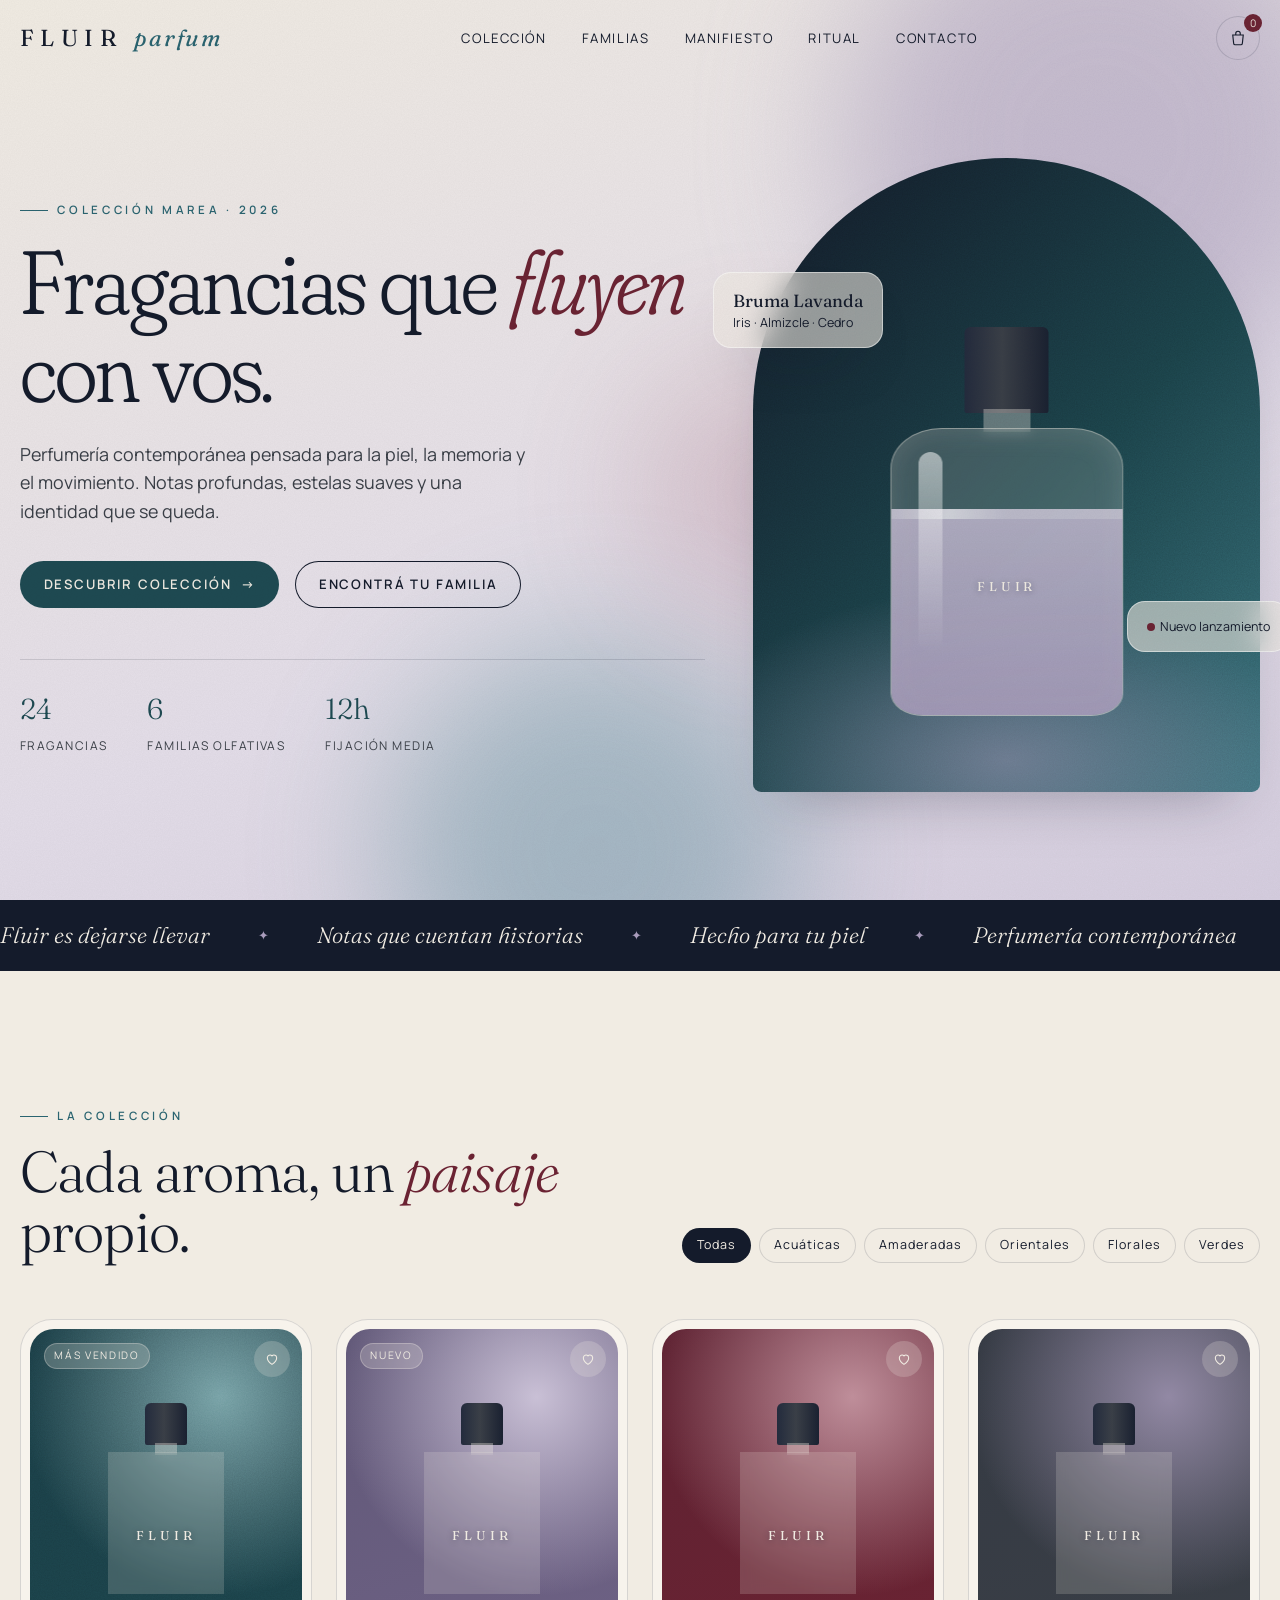
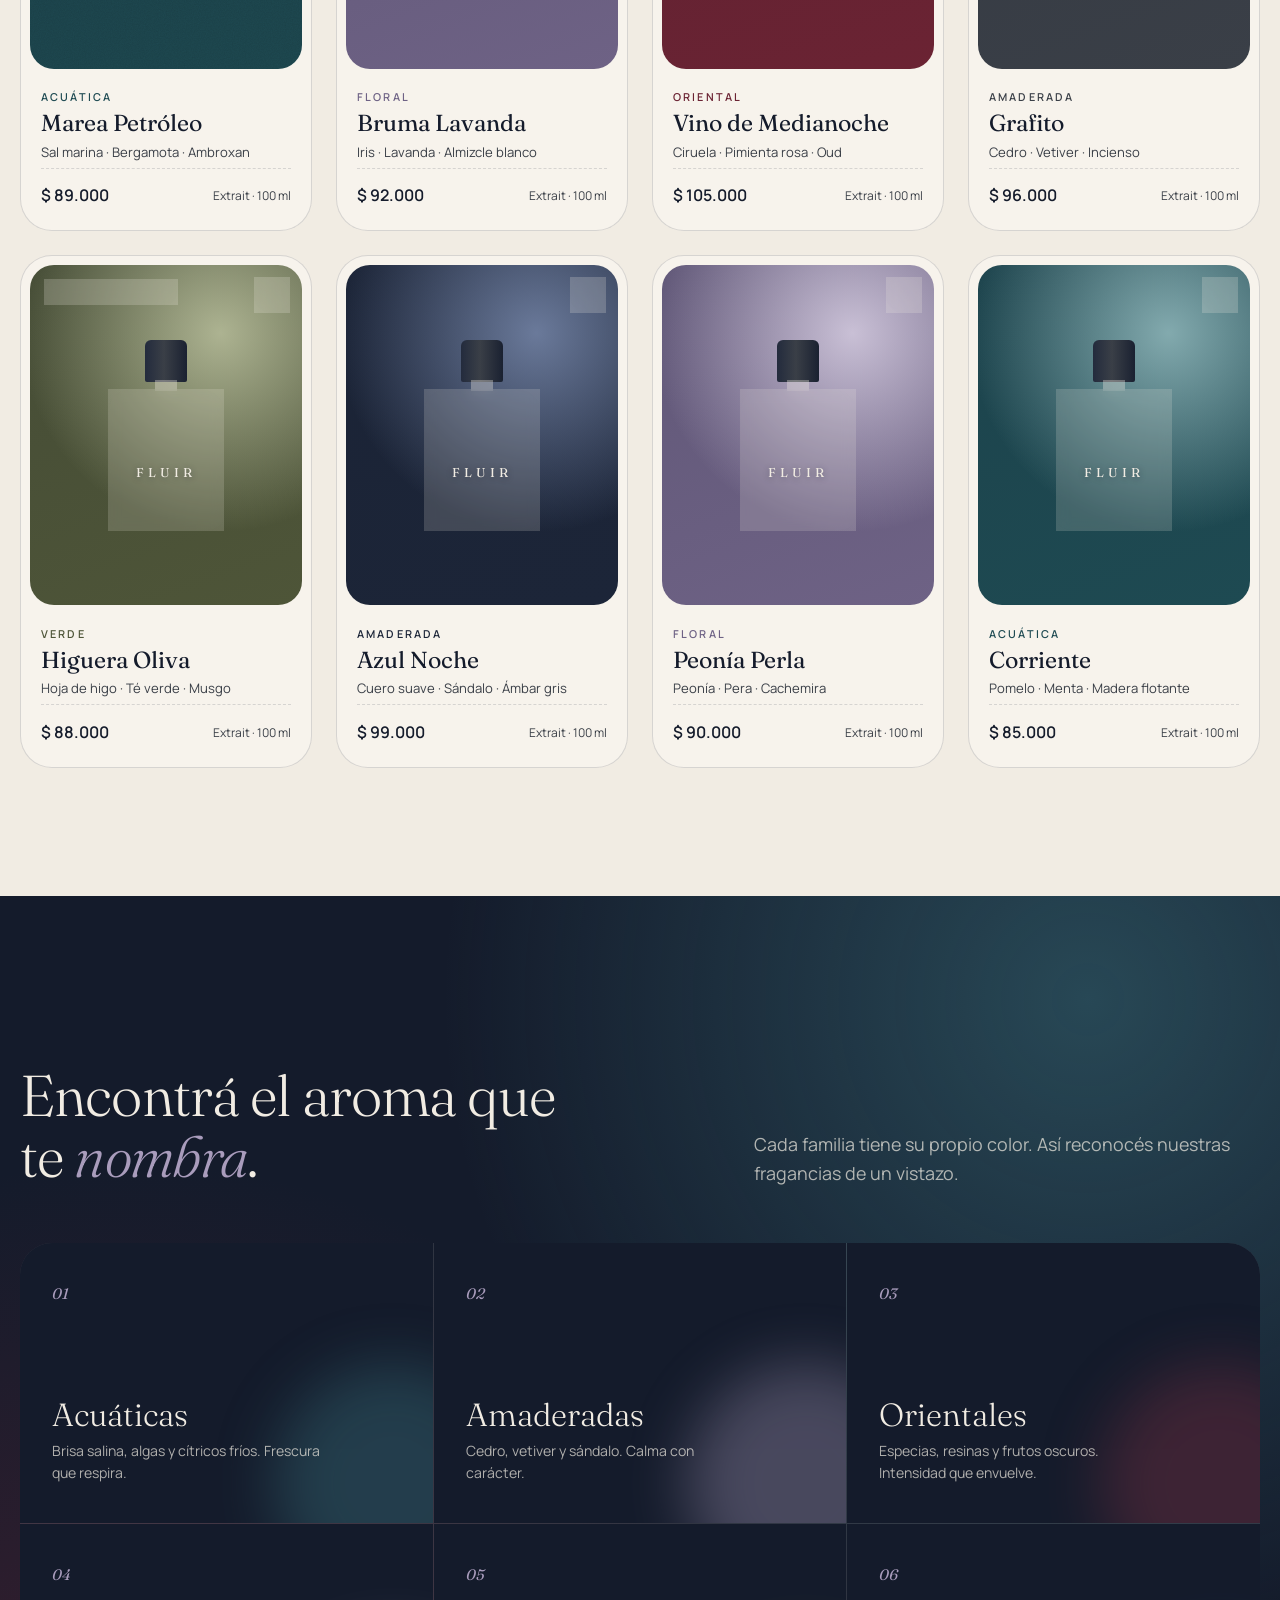
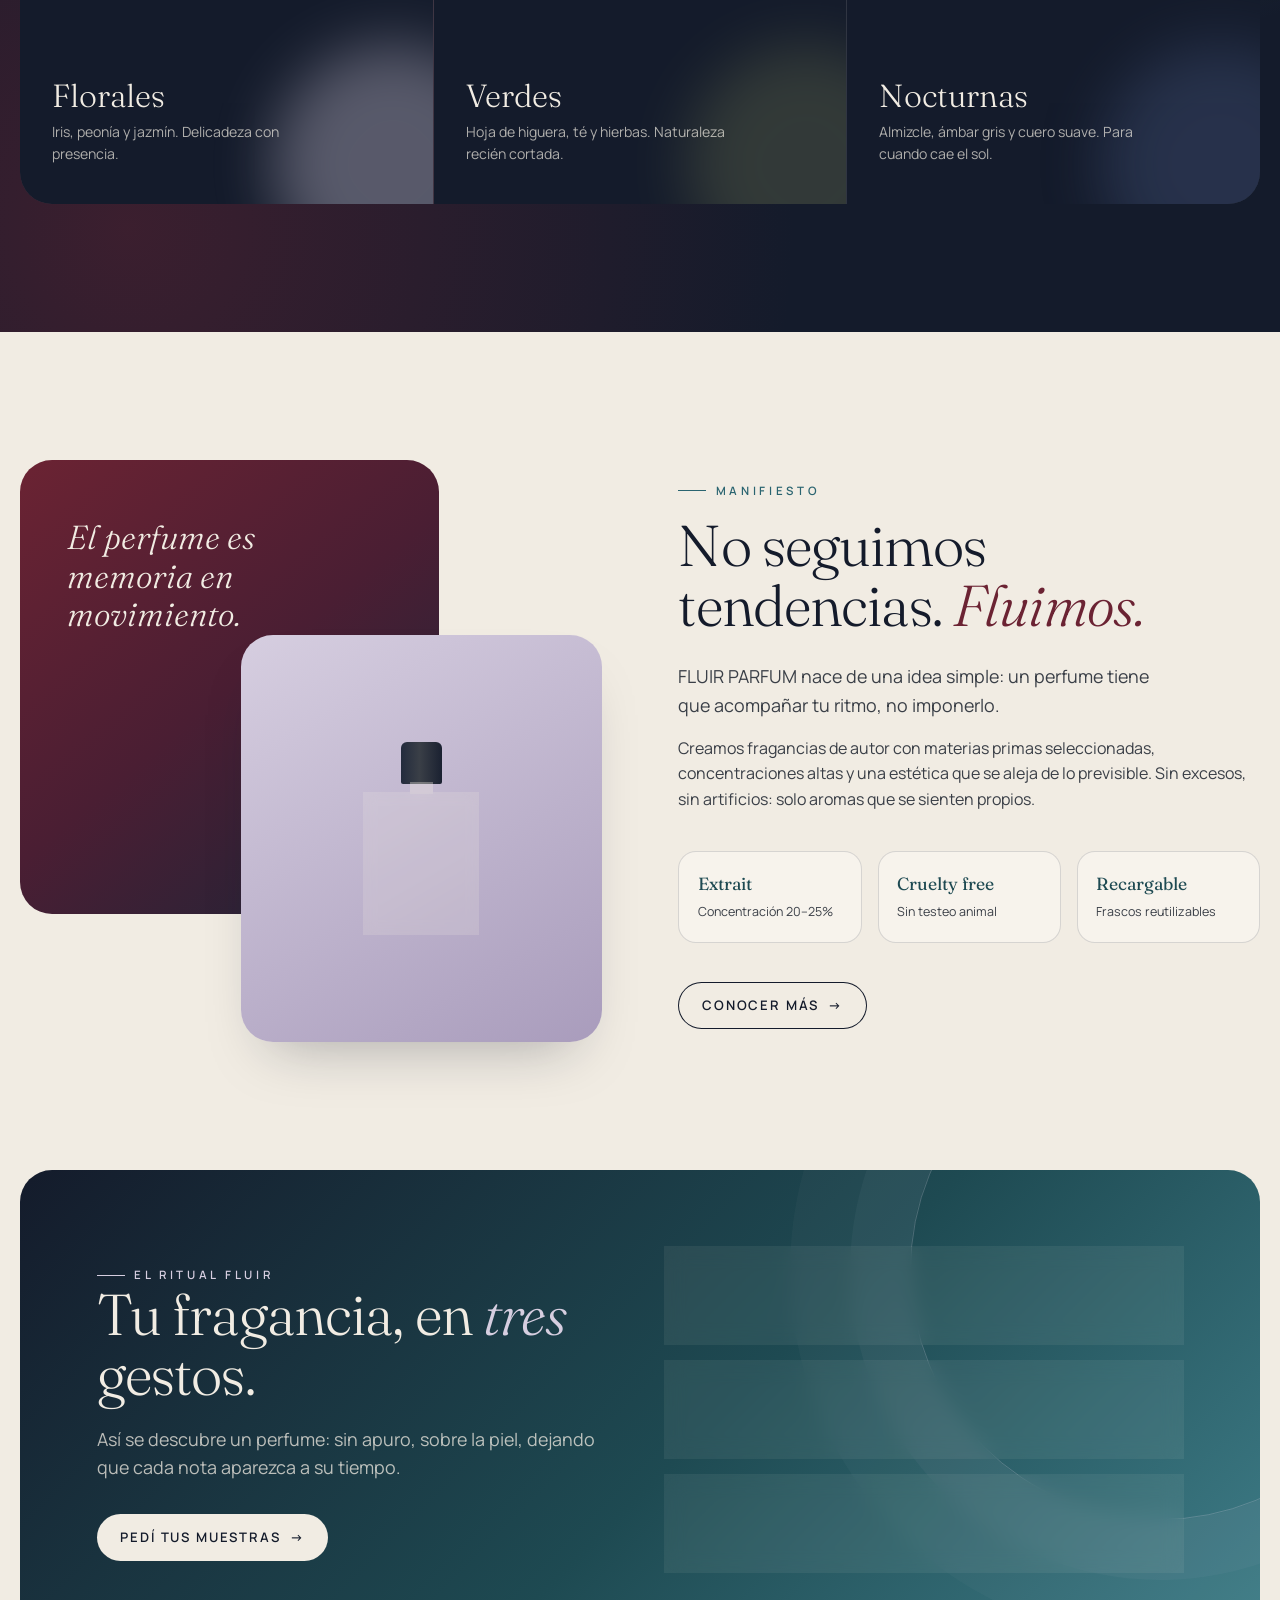
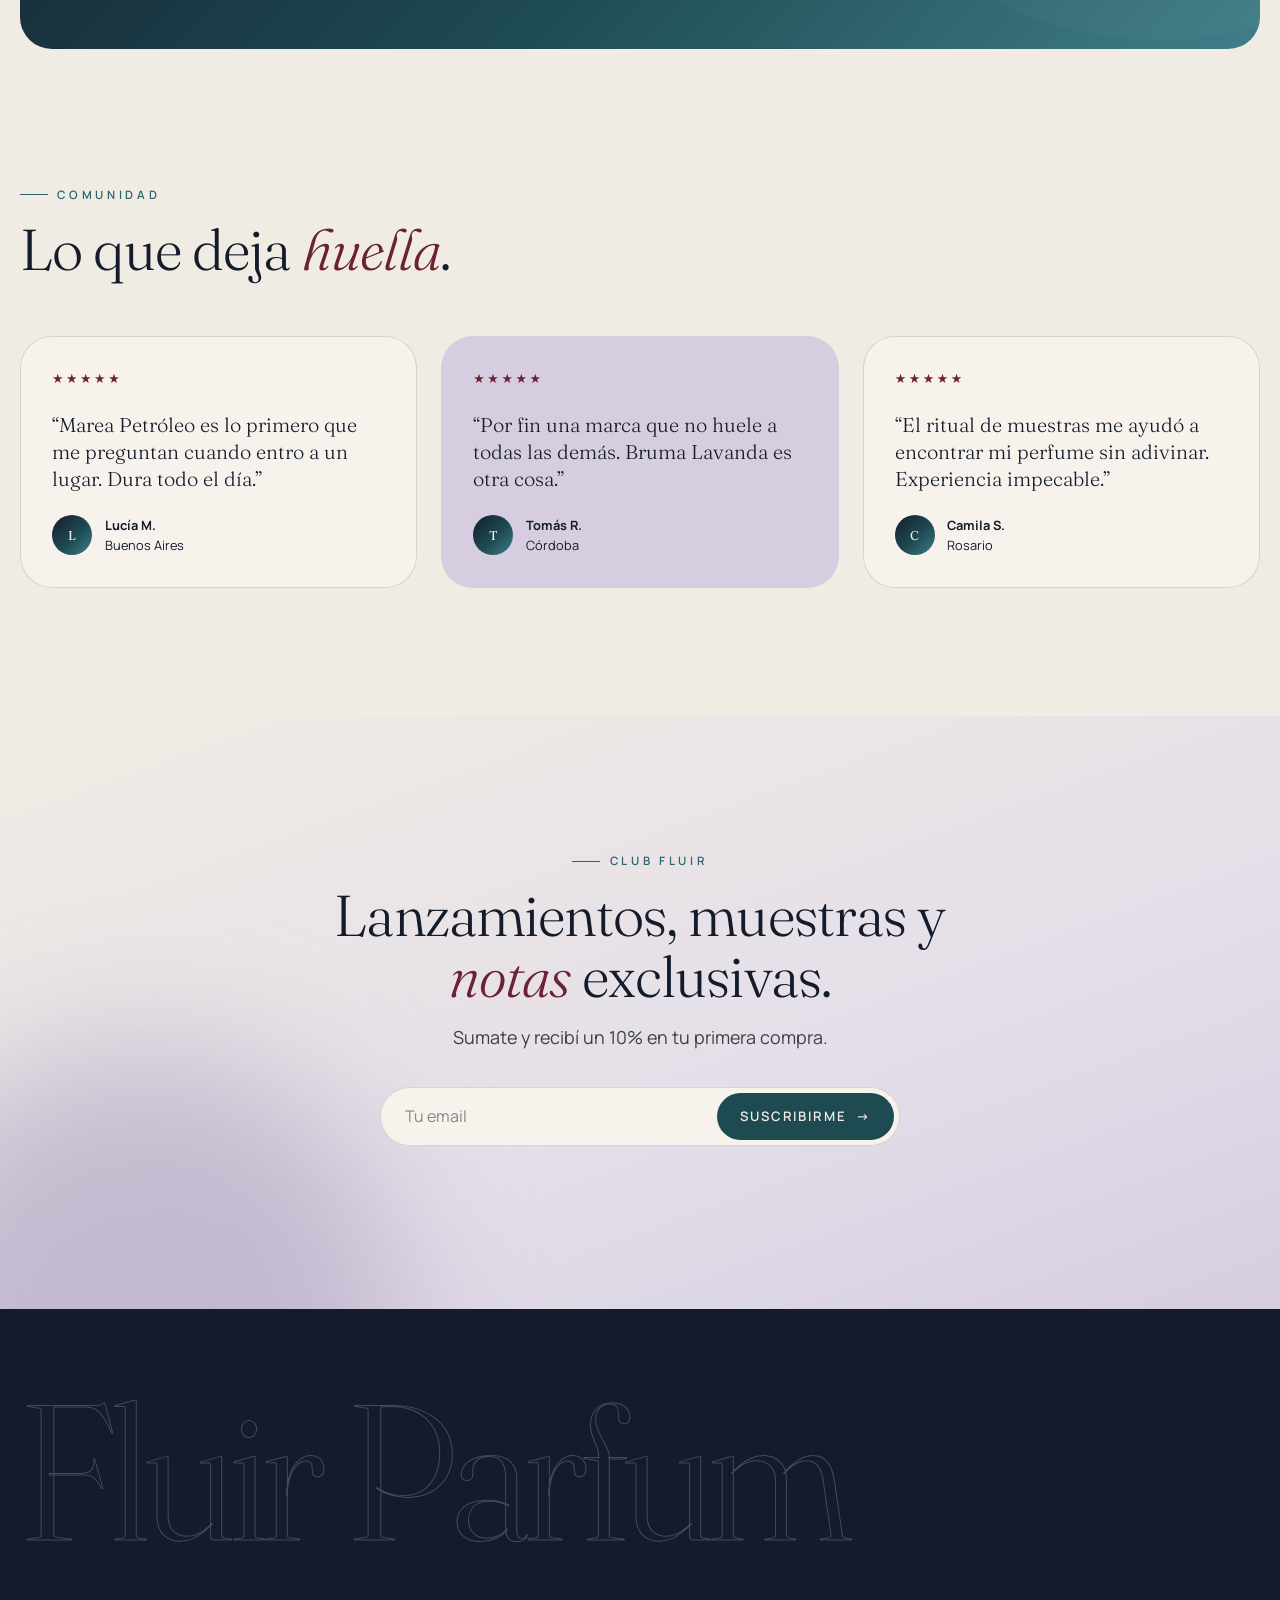
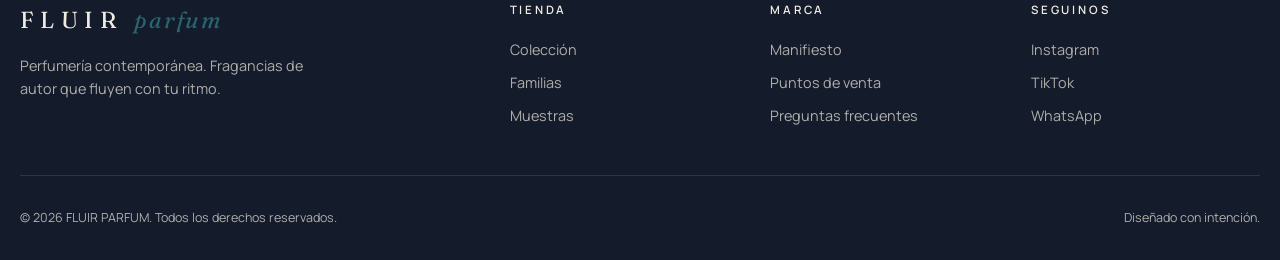
<file: index.html>
<!doctype html>
<html lang="es">
<head>
  <meta charset="utf-8">
  <meta name="viewport" content="width=device-width, initial-scale=1">
  <title>FLUIR PARFUM — Perfumería contemporánea</title>
  <meta name="description" content="FLUIR PARFUM: fragancias contemporáneas que fluyen con vos. Descubrí nuestras familias olfativas.">
  <meta name="theme-color" content="#1E4A52">
  <link rel="preconnect" href="https://fonts.googleapis.com">
  <link rel="preconnect" href="https://fonts.gstatic.com" crossorigin>
  <link href="https://fonts.googleapis.com/css2?family=Fraunces:ital,opsz,wght,SOFT@0,9..144,300..500,0..100;1,9..144,300..500,0..100&family=Manrope:wght@400;500;600&display=swap" rel="stylesheet">
  <link rel="stylesheet" href="css/styles.css">
</head>
<body>

  <!-- ============ HEADER ============ -->
  <header class="header" id="header">
    <div class="container header__inner">
      <a href="#" class="logo" aria-label="Fluir Parfum, inicio">FLUIR <span>parfum</span></a>
      <nav class="nav" id="nav" aria-label="Principal">
        <a href="#coleccion">Colección</a>
        <a href="#familias">Familias</a>
        <a href="#manifiesto">Manifiesto</a>
        <a href="#ritual">Ritual</a>
        <a href="#contacto">Contacto</a>
      </nav>
      <div class="header__actions">
        <button class="cart-btn" aria-label="Carrito">
          <svg width="18" height="18" viewBox="0 0 24 24" fill="none" stroke="currentColor" stroke-width="1.5"><path d="M5 8h14l-1.2 11.2a2 2 0 0 1-2 1.8H8.2a2 2 0 0 1-2-1.8L5 8Z"/><path d="M9 8V6a3 3 0 0 1 6 0v2"/></svg>
          <span class="cart-count" id="cartCount">0</span>
        </button>
        <button class="menu-toggle" id="menuToggle" aria-label="Abrir menú" aria-expanded="false">
          <span></span><span></span>
        </button>
      </div>
    </div>
  </header>

  <main>
    <!-- ============ HERO ============ -->
    <section class="hero">
      <div class="hero__blob hero__blob--1"></div>
      <div class="hero__blob hero__blob--2"></div>
      <div class="hero__blob hero__blob--3"></div>

      <div class="container hero__grid">
        <div class="hero__copy">
          <span class="eyebrow reveal">Colección Marea · 2026</span>
          <h1 class="display reveal" data-delay="1">Fragancias que <em>fluyen</em> con vos.</h1>
          <p class="lead reveal" data-delay="2">Perfumería contemporánea pensada para la piel, la memoria y el movimiento. Notas profundas, estelas suaves y una identidad que se queda.</p>
          <div class="hero__ctas reveal" data-delay="3">
            <a href="#coleccion" class="btn">Descubrir colección <span class="arrow">→</span></a>
            <a href="#familias" class="btn btn--ghost">Encontrá tu familia</a>
          </div>
          <div class="hero__meta reveal" data-delay="3">
            <div><strong>24</strong><span>Fragancias</span></div>
            <div><strong>6</strong><span>Familias olfativas</span></div>
            <div><strong>12h</strong><span>Fijación media</span></div>
          </div>
        </div>

        <div class="hero__visual reveal" data-delay="2">
          <div class="hero__arch"></div>
          <div class="bottle hero__bottle" style="--liquid:#A99CBC">
            <div class="bottle__cap"></div><div class="bottle__neck"></div>
            <div class="bottle__body"><div class="bottle__liquid"></div><div class="bottle__shine"></div></div>
            <span class="bottle__label">FLUIR</span>
          </div>
          <div class="hero__tag"><b>Bruma Lavanda</b>Iris · Almizcle · Cedro</div>
          <div class="hero__tag hero__tag--2"><i></i>Nuevo lanzamiento</div>
        </div>
      </div>
    </section>

    <!-- ============ MARQUESINA ============ -->
    <div class="marquee" aria-hidden="true">
      <div class="marquee__track">
        <span>Fluir es dejarse llevar</span><span>Notas que cuentan historias</span><span>Hecho para tu piel</span><span>Perfumería contemporánea</span>
        <span>Fluir es dejarse llevar</span><span>Notas que cuentan historias</span><span>Hecho para tu piel</span><span>Perfumería contemporánea</span>
      </div>
    </div>

    <!-- ============ COLECCIÓN ============ -->
    <section class="section" id="coleccion">
      <div class="container">
        <div class="section__head">
          <div>
            <span class="eyebrow reveal">La colección</span>
            <h2 class="h2 reveal" data-delay="1">Cada aroma, un <em>paisaje</em> propio.</h2>
          </div>
          <div class="filters reveal" data-delay="2" role="tablist" aria-label="Filtrar por familia">
            <button class="chip is-active" data-filter="all">Todas</button>
            <button class="chip" data-filter="acuatico">Acuáticas</button>
            <button class="chip" data-filter="amaderado">Amaderadas</button>
            <button class="chip" data-filter="oriental">Orientales</button>
            <button class="chip" data-filter="floral">Florales</button>
            <button class="chip" data-filter="verde">Verdes</button>
          </div>
        </div>
        <div class="products" id="products"><!-- render JS --></div>
      </div>
    </section>

    <!-- ============ FAMILIAS ============ -->
    <section class="section families" id="familias">
      <div class="container" style="position:relative">
        <div class="section__head">
          <div>
            <span class="eyebrow reveal">Familias olfativas</span>
            <h2 class="h2 reveal" data-delay="1">Encontrá el aroma que te <em>nombra</em>.</h2>
          </div>
          <p class="lead reveal" data-delay="2">Cada familia tiene su propio color. Así reconocés nuestras fragancias de un vistazo.</p>
        </div>
        <div class="family-grid">
          <article class="family reveal" style="--tone:#3F7E89"><span class="family__num">01</span><div><h3>Acuáticas</h3><p>Brisa salina, algas y cítricos fríos. Frescura que respira.</p></div></article>
          <article class="family reveal" data-delay="1" style="--tone:#A99CBC"><span class="family__num">02</span><div><h3>Amaderadas</h3><p>Cedro, vetiver y sándalo. Calma con carácter.</p></div></article>
          <article class="family reveal" data-delay="2" style="--tone:#8A3446"><span class="family__num">03</span><div><h3>Orientales</h3><p>Especias, resinas y frutos oscuros. Intensidad que envuelve.</p></div></article>
          <article class="family reveal" style="--tone:#D6CEE0"><span class="family__num">04</span><div><h3>Florales</h3><p>Iris, peonía y jazmín. Delicadeza con presencia.</p></div></article>
          <article class="family reveal" data-delay="1" style="--tone:#6B7350"><span class="family__num">05</span><div><h3>Verdes</h3><p>Hoja de higuera, té y hierbas. Naturaleza recién cortada.</p></div></article>
          <article class="family reveal" data-delay="2" style="--tone:#4A5C86"><span class="family__num">06</span><div><h3>Nocturnas</h3><p>Almizcle, ámbar gris y cuero suave. Para cuando cae el sol.</p></div></article>
        </div>
      </div>
    </section>

    <!-- ============ MANIFIESTO ============ -->
    <section class="section" id="manifiesto">
      <div class="container editorial__grid">
        <div class="editorial__visual reveal">
          <div class="editorial__panel editorial__panel--a"></div>
          <p class="editorial__quote">El perfume es memoria en movimiento.</p>
          <div class="editorial__panel editorial__panel--b">
            <div class="bottle">
              <div class="bottle__cap"></div><div class="bottle__neck"></div>
              <div class="bottle__body"><div class="bottle__liquid"></div><div class="bottle__shine"></div></div>
            </div>
          </div>
        </div>
        <div class="editorial__copy">
          <span class="eyebrow reveal">Manifiesto</span>
          <h2 class="h2 reveal" data-delay="1">No seguimos tendencias. <em>Fluimos.</em></h2>
          <p class="lead reveal" data-delay="2">FLUIR PARFUM nace de una idea simple: un perfume tiene que acompañar tu ritmo, no imponerlo.</p>
          <p class="reveal" data-delay="2" style="color:var(--ink-soft)">Creamos fragancias de autor con materias primas seleccionadas, concentraciones altas y una estética que se aleja de lo previsible. Sin excesos, sin artificios: solo aromas que se sienten propios.</p>
          <div class="pillars reveal" data-delay="3">
            <div class="pillar"><strong>Extrait</strong><span>Concentración 20–25%</span></div>
            <div class="pillar"><strong>Cruelty free</strong><span>Sin testeo animal</span></div>
            <div class="pillar"><strong>Recargable</strong><span>Frascos reutilizables</span></div>
          </div>
          <a href="#coleccion" class="btn btn--ghost reveal" data-delay="3">Conocer más <span class="arrow">→</span></a>
        </div>
      </div>
    </section>

    <!-- ============ RITUAL ============ -->
    <section class="section ritual" id="ritual">
      <div class="container">
        <div class="ritual__box">
          <div style="position:relative;z-index:1">
            <span class="eyebrow reveal">El ritual Fluir</span>
            <h2 class="h2 reveal" data-delay="1">Tu fragancia, en <em>tres</em> gestos.</h2>
            <p class="lead reveal" data-delay="2">Así se descubre un perfume: sin apuro, sobre la piel, dejando que cada nota aparezca a su tiempo.</p>
            <a href="#contacto" class="btn btn--light reveal" data-delay="3">Pedí tus muestras <span class="arrow">→</span></a>
          </div>
          <ol class="steps">
            <li class="reveal"><div><b>Explorá</b><span>Elegí tres fragancias de distintas familias en formato muestra.</span></div></li>
            <li class="reveal" data-delay="1"><div><b>Viví</b><span>Usalas durante una semana. Dejá que tu piel decida.</span></div></li>
            <li class="reveal" data-delay="2"><div><b>Elegí</b><span>El valor de las muestras se descuenta de tu frasco completo.</span></div></li>
          </ol>
        </div>
      </div>
    </section>

    <!-- ============ TESTIMONIOS ============ -->
    <section class="section">
      <div class="container">
        <div class="section__head">
          <div>
            <span class="eyebrow reveal">Comunidad</span>
            <h2 class="h2 reveal" data-delay="1">Lo que deja <em>huella</em>.</h2>
          </div>
        </div>
        <div class="testimonials">
          <article class="testimonial reveal"><span class="stars">★★★★★</span><blockquote>“Marea Petróleo es lo primero que me preguntan cuando entro a un lugar. Dura todo el día.”</blockquote><footer><span class="avatar">L</span><div><b>Lucía M.</b><br>Buenos Aires</div></footer></article>
          <article class="testimonial reveal" data-delay="1"><span class="stars">★★★★★</span><blockquote>“Por fin una marca que no huele a todas las demás. Bruma Lavanda es otra cosa.”</blockquote><footer><span class="avatar">T</span><div><b>Tomás R.</b><br>Córdoba</div></footer></article>
          <article class="testimonial reveal" data-delay="2"><span class="stars">★★★★★</span><blockquote>“El ritual de muestras me ayudó a encontrar mi perfume sin adivinar. Experiencia impecable.”</blockquote><footer><span class="avatar">C</span><div><b>Camila S.</b><br>Rosario</div></footer></article>
        </div>
      </div>
    </section>

    <!-- ============ NEWSLETTER ============ -->
    <section class="section newsletter" id="contacto">
      <div class="hero__blob hero__blob--1" style="top:auto;bottom:-260px;right:auto;left:-120px"></div>
      <div class="container" style="position:relative">
        <span class="eyebrow reveal">Club Fluir</span>
        <h2 class="h2 reveal" data-delay="1">Lanzamientos, muestras y <em>notas</em> exclusivas.</h2>
        <p class="lead reveal" data-delay="2">Sumate y recibí un 10% en tu primera compra.</p>
        <form class="news-form reveal" data-delay="3" id="newsForm" novalidate>
          <label for="email" class="sr-only" style="position:absolute;left:-9999px">Email</label>
          <input id="email" type="email" placeholder="Tu email" required>
          <button class="btn" type="submit">Suscribirme <span class="arrow">→</span></button>
        </form>
        <p class="news-msg" id="newsMsg" role="status"></p>
      </div>
    </section>
  </main>

  <!-- ============ FOOTER ============ -->
  <footer class="footer">
    <div class="container">
      <div class="footer__big" aria-hidden="true">Fluir Parfum</div>
      <div class="footer__grid">
        <div>
          <a href="#" class="logo">FLUIR <span>parfum</span></a>
          <p style="max-width:34ch;font-size:.9rem">Perfumería contemporánea. Fragancias de autor que fluyen con tu ritmo.</p>
        </div>
        <div><h4>Tienda</h4><ul><li><a href="#coleccion">Colección</a></li><li><a href="#familias">Familias</a></li><li><a href="#ritual">Muestras</a></li></ul></div>
        <div><h4>Marca</h4><ul><li><a href="#manifiesto">Manifiesto</a></li><li><a href="#">Puntos de venta</a></li><li><a href="#">Preguntas frecuentes</a></li></ul></div>
        <div><h4>Seguinos</h4><ul><li><a href="#">Instagram</a></li><li><a href="#">TikTok</a></li><li><a href="#">WhatsApp</a></li></ul></div>
      </div>
      <div class="footer__bottom"><span>© 2026 FLUIR PARFUM. Todos los derechos reservados.</span><span>Diseñado con intención.</span></div>
    </div>
  </footer>

  <div class="toast" id="toast" role="status" aria-live="polite"></div>

  <script src="js/main.js"></script>
</body>
</html>
</file>
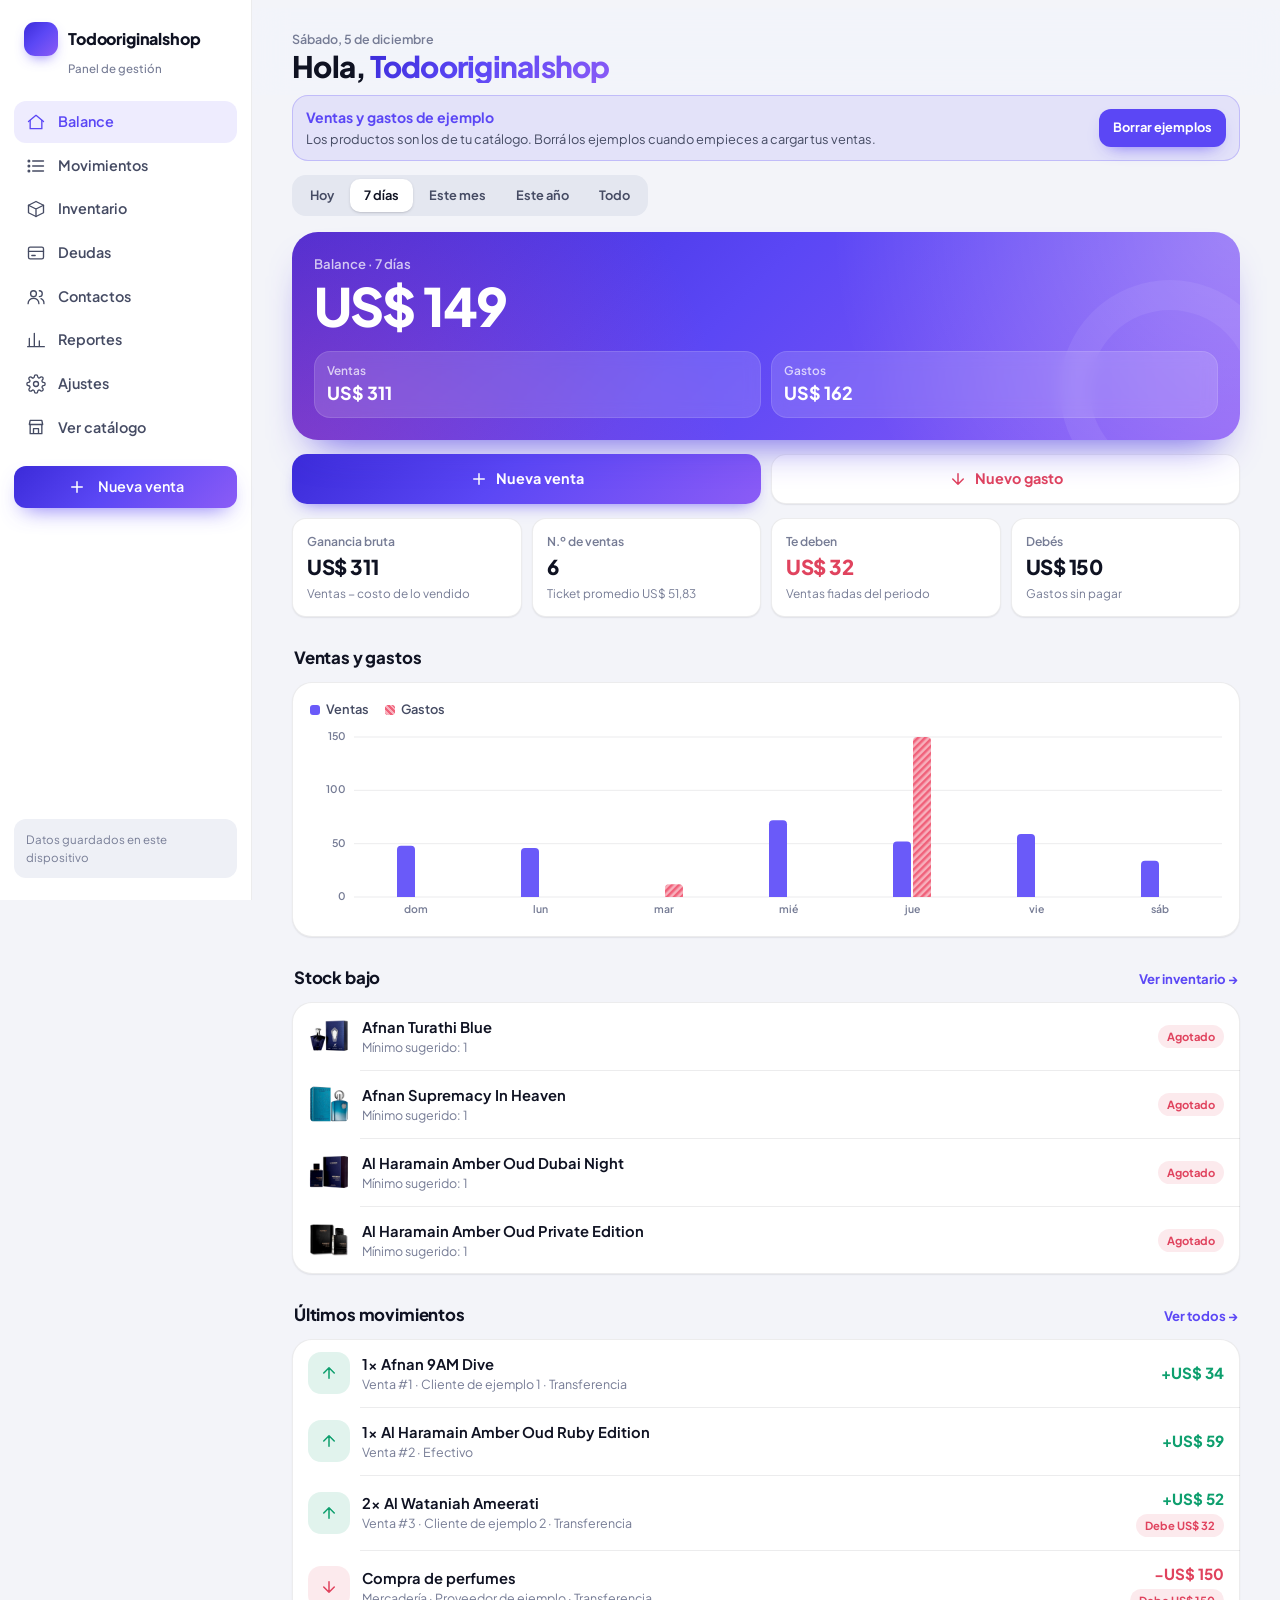
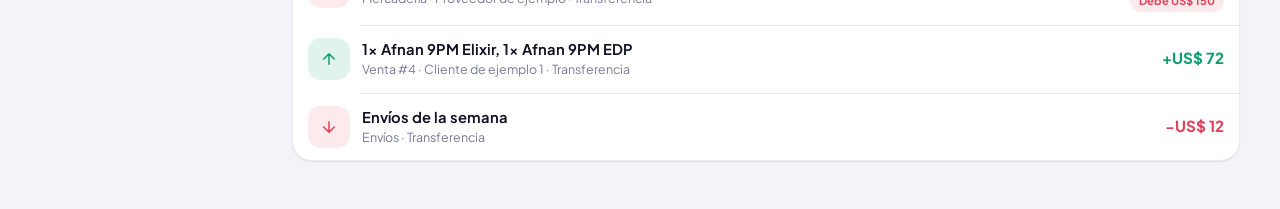
<file: gestion/index.html>
<!doctype html>
<html lang="es">
<head>
  <meta charset="utf-8">
  <meta name="viewport" content="width=device-width, initial-scale=1, viewport-fit=cover">
  <title>Gestión — Panel del negocio</title>
  <meta name="description" content="Ventas, gastos, inventario, deudas y catálogo de Todooriginalshop.">
  <meta name="theme-color" content="#F3F4F9">
  <link rel="manifest" href="manifest.webmanifest">
  <link rel="icon" href="icons/icon.svg" type="image/svg+xml">
  <link rel="apple-touch-icon" href="icons/icon.svg">
  <meta name="apple-mobile-web-app-capable" content="yes">
  <meta name="apple-mobile-web-app-status-bar-style" content="black-translucent">
  <link rel="preconnect" href="https://fonts.googleapis.com">
  <link rel="preconnect" href="https://fonts.gstatic.com" crossorigin>
  <link href="https://fonts.googleapis.com/css2?family=Plus+Jakarta+Sans:wght@400;500;600;700;800&display=swap" rel="stylesheet">
  <link rel="stylesheet" href="css/app.css">
</head>
<body>
  <div class="shell">
    <aside class="sidebar" id="sidebar"></aside>
    <main class="main" id="view" tabindex="-1"></main>
  </div>
  <nav class="tabbar" id="tabbar" aria-label="Navegación"></nav>

  <div class="sheet-backdrop" id="backdrop" hidden></div>
  <div class="sheet" id="sheet" role="dialog" aria-modal="true" hidden></div>
  <div class="toast" id="toast" role="status" aria-live="polite"></div>

  <script src="js/datos-tienda.js"></script>
  <script src="js/store.js"></script>
  <script src="js/app.js"></script>
</body>
</html>
</file>
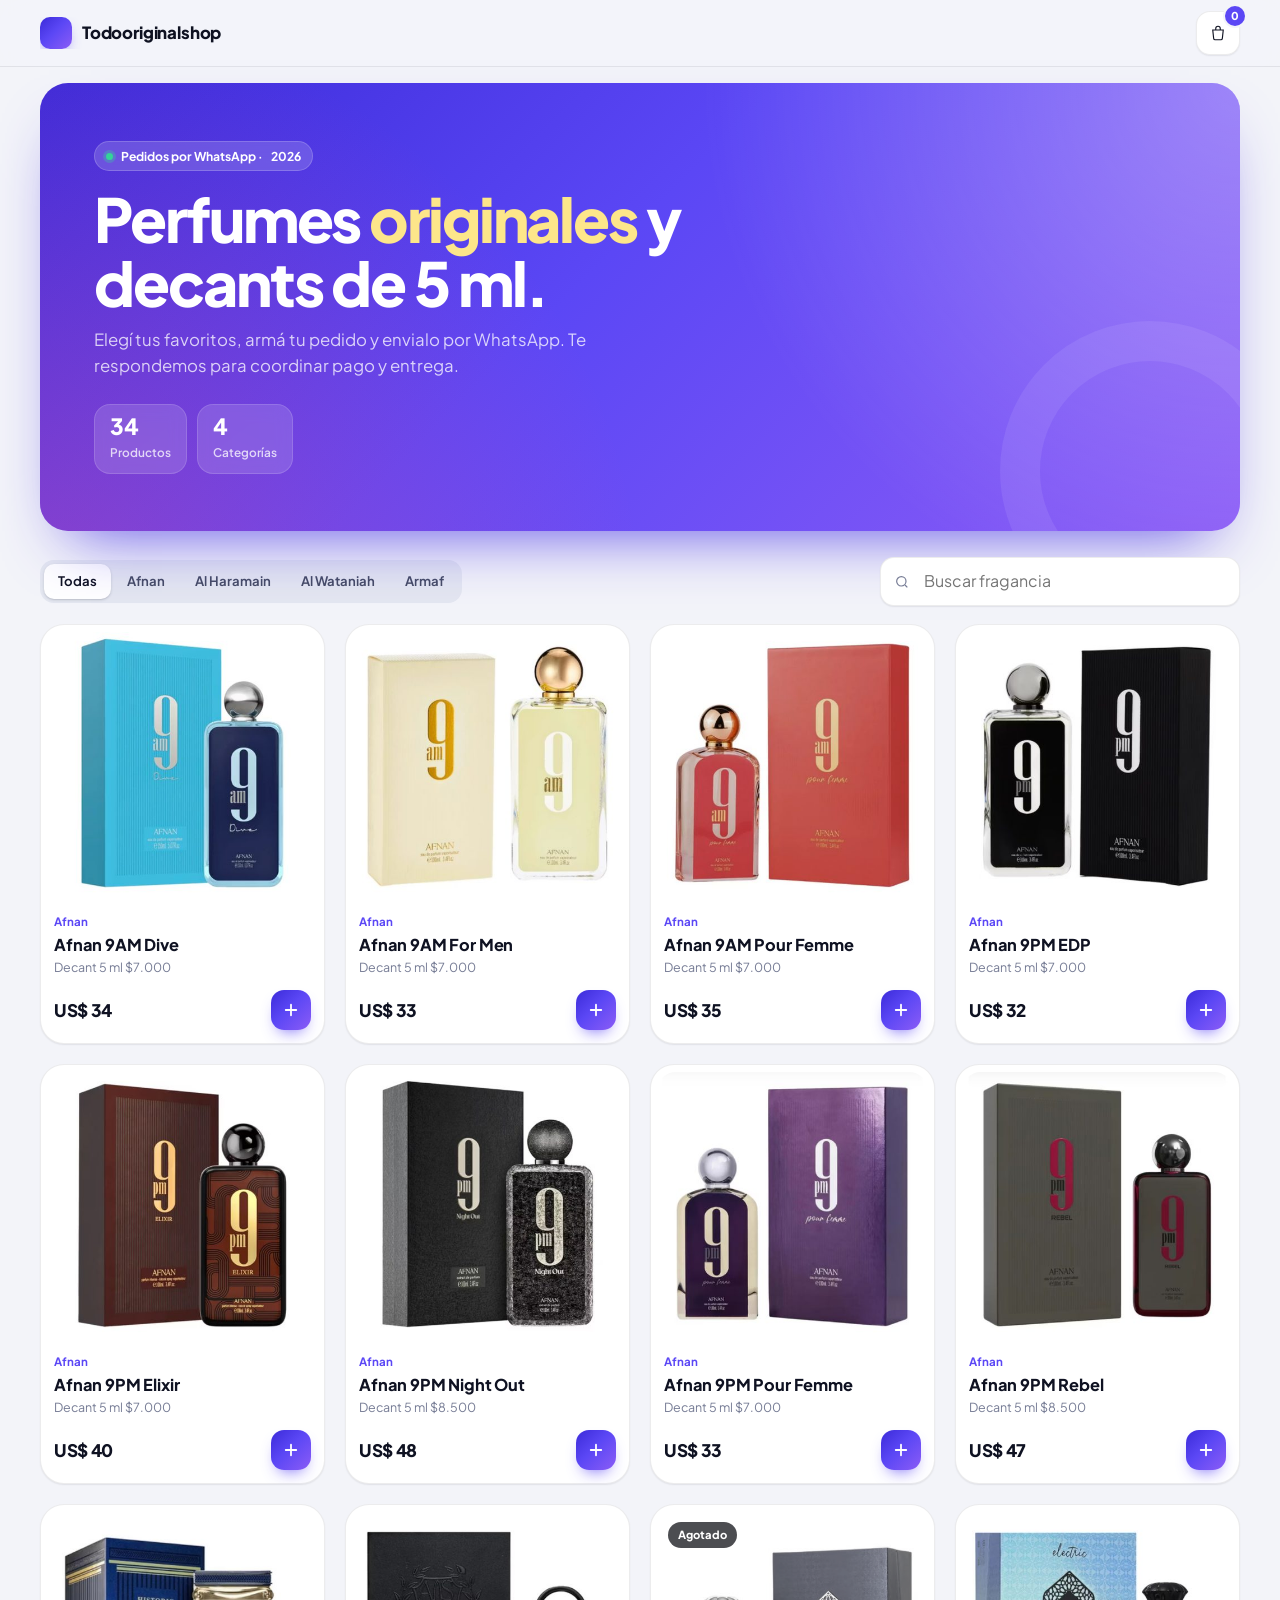
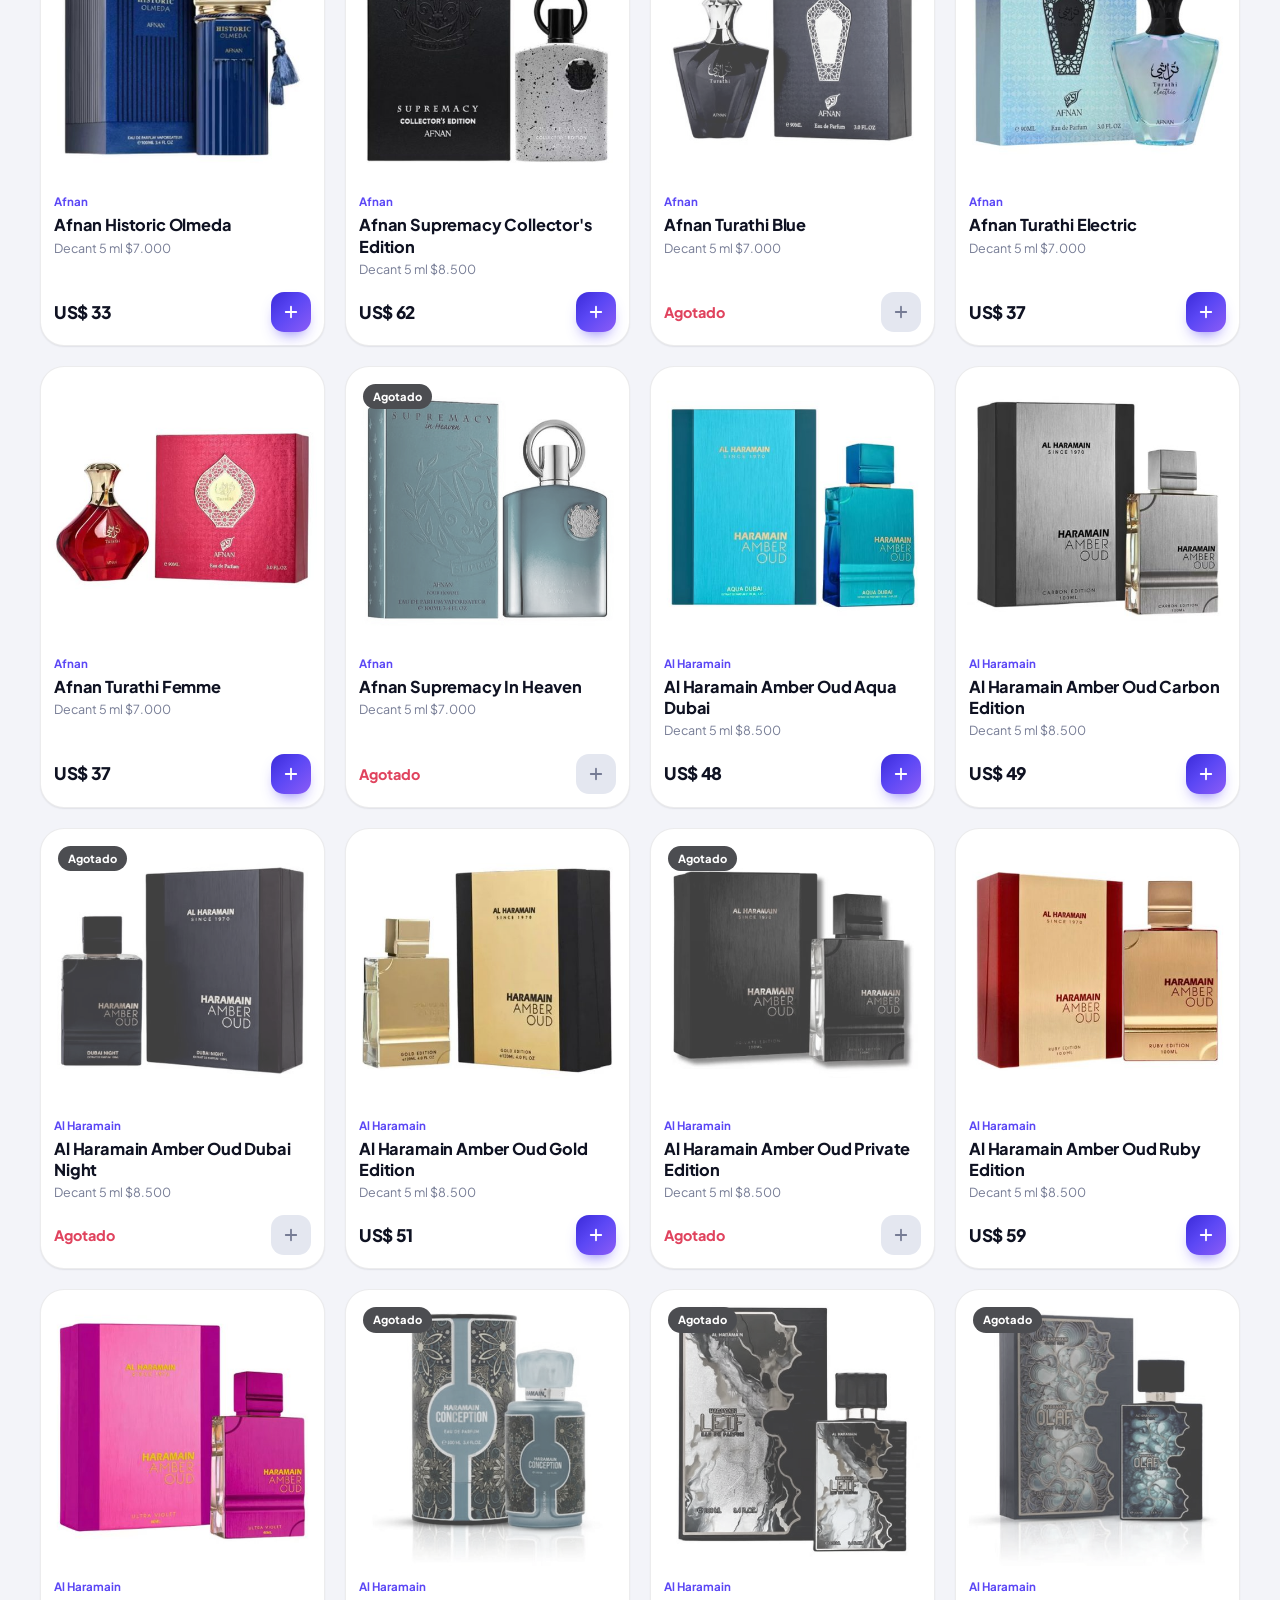
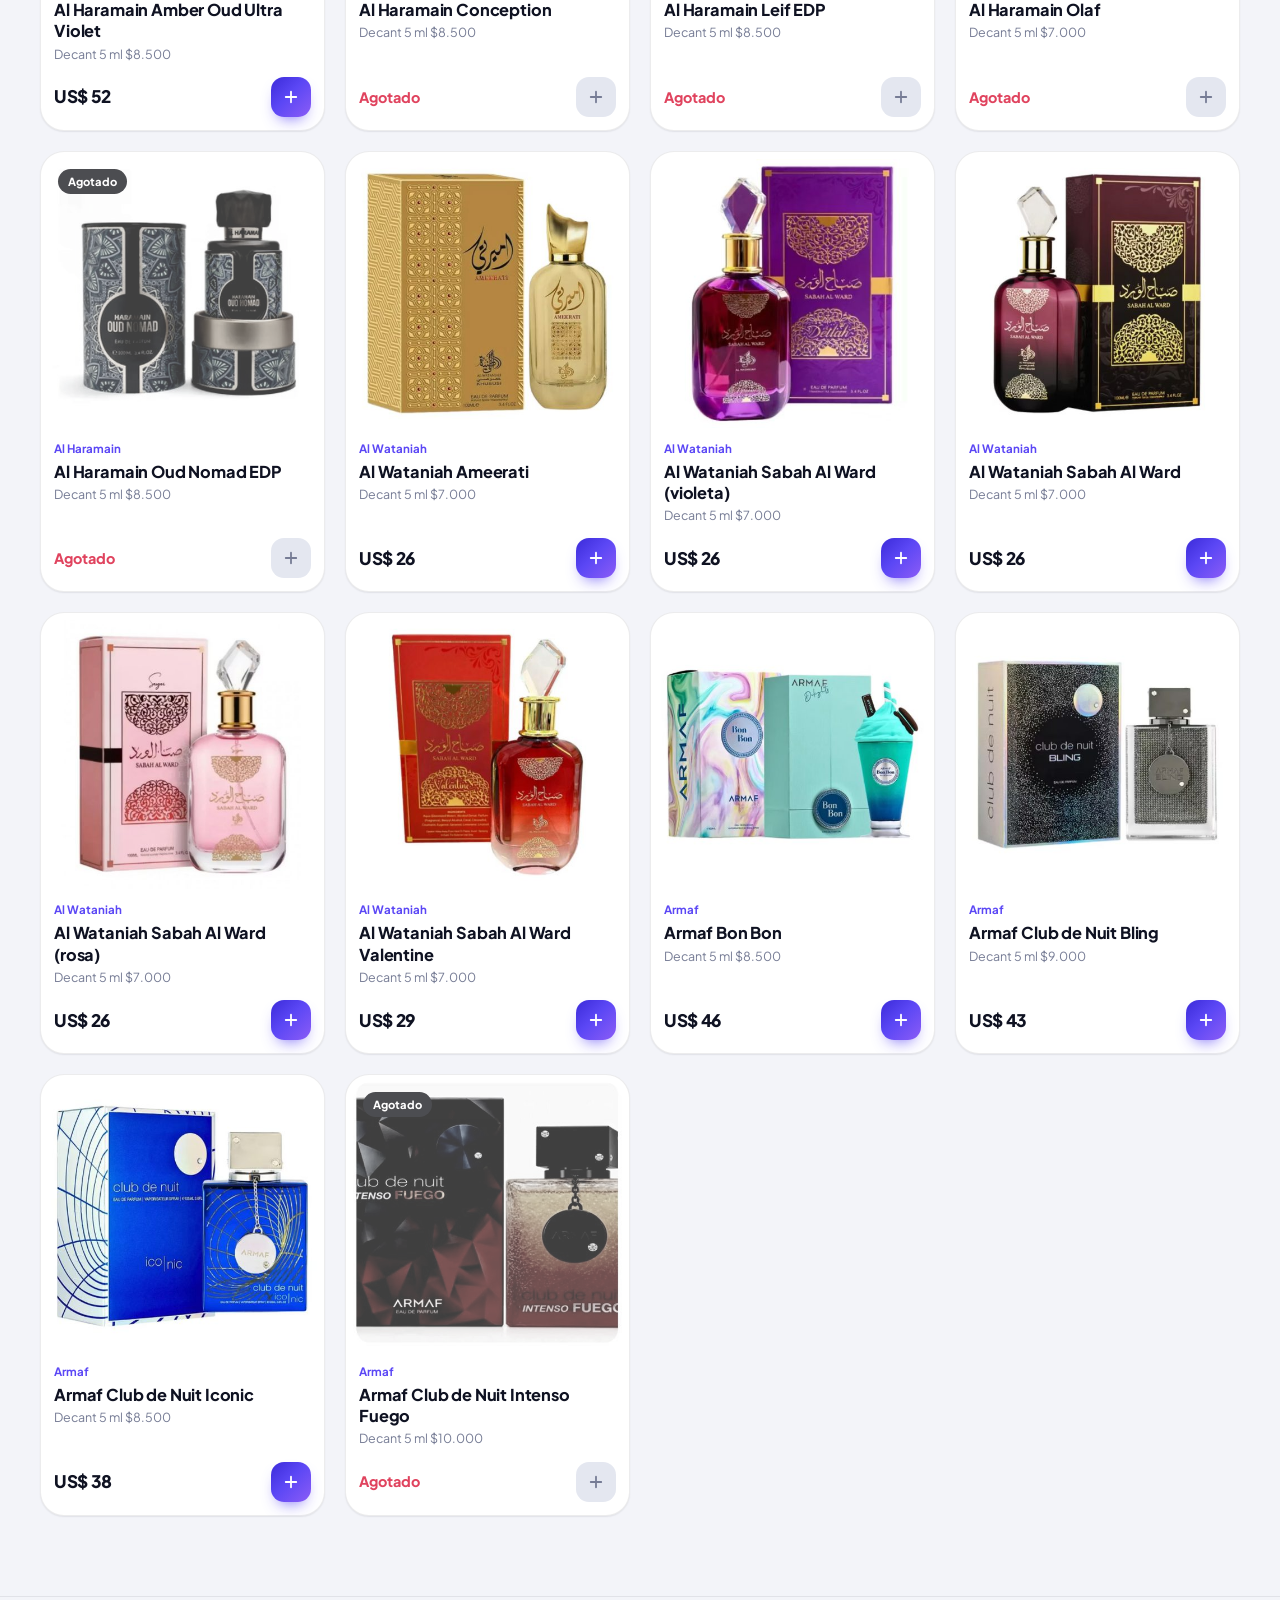
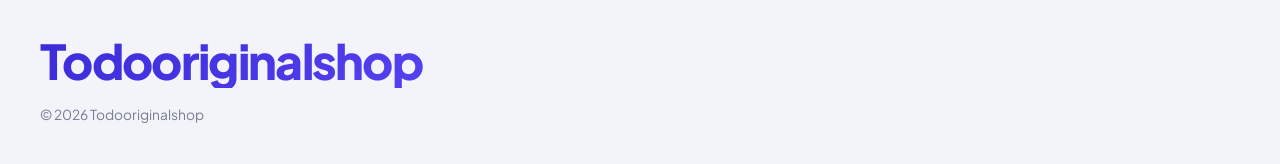
<file: gestion/catalogo.html>
<!doctype html>
<html lang="es">
<head>
  <meta charset="utf-8">
  <meta name="viewport" content="width=device-width, initial-scale=1, viewport-fit=cover">
  <title>Todooriginalshop</title>
  <meta name="description" content="Catálogo de fragancias. Elegí tus perfumes y hacé tu pedido por WhatsApp.">
  <meta name="theme-color" content="#F3F4F9" media="(prefers-color-scheme: light)">
  <meta name="theme-color" content="#0B0D17" media="(prefers-color-scheme: dark)">
  <link rel="icon" href="icons/icon.svg" type="image/svg+xml">
  <link rel="preconnect" href="https://fonts.googleapis.com">
  <link rel="preconnect" href="https://fonts.gstatic.com" crossorigin>
  <link href="https://fonts.googleapis.com/css2?family=Plus+Jakarta+Sans:wght@400;500;600;700;800&display=swap" rel="stylesheet">
  <link rel="stylesheet" href="css/catalogo.css">
</head>
<body>
  <header class="header">
    <div class="container header__inner">
      <a href="#" class="logo" id="logo">Todooriginalshop</a>
      <button class="cart-btn" id="cartBtn" aria-label="Ver pedido">
        <svg width="18" height="18" viewBox="0 0 24 24" fill="none" stroke="currentColor" stroke-width="1.5" aria-hidden="true"><path d="M5 8h14l-1.2 11.2a2 2 0 0 1-2 1.8H8.2a2 2 0 0 1-2-1.8L5 8Z"/><path d="M9 8V6a3 3 0 0 1 6 0v2"/></svg>
        <span class="cart-count" id="cartCount">0</span>
      </button>
    </div>
  </header>

  <main>
    <section class="hero">
      <div class="blob blob--1"></div><div class="blob blob--2"></div>
      <div class="container hero__inner">
        <span class="eyebrow">Pedidos por WhatsApp · <span id="year"></span></span>
        <h1 class="display" id="tagline">Perfumes <em>originales</em> y decants de 5 ml.</h1>
        <p class="lead">Elegí tus favoritos, armá tu pedido y envialo por WhatsApp. Te respondemos para coordinar pago y entrega.</p>
        <div class="hero__meta"><div><strong id="nProd">0</strong><span>Productos</span></div><div><strong id="nCat">0</strong><span>Categorías</span></div></div>
      </div>
    </section>

    <div class="container">
      <div class="toolbar">
        <div class="filters" id="filters" aria-label="Filtrar por categoría"></div>
        <label class="search">
          <svg width="16" height="16" viewBox="0 0 24 24" fill="none" stroke="currentColor" stroke-width="1.8" aria-hidden="true"><circle cx="11" cy="11" r="7"/><path d="m20 20-3.5-3.5"/></svg>
          <input id="q" type="search" placeholder="Buscar fragancia" aria-label="Buscar fragancia">
        </label>
      </div>
      <div class="products" id="products"></div>
    </div>
  </main>

  <footer class="footer">
    <div class="container">
      <div class="footer__big" id="footBig" aria-hidden="true"></div>
      <div class="footer__row"><span id="foot"></span><a id="footWa" href="#" target="_blank" rel="noopener">Escribinos por WhatsApp</a></div>
    </div>
  </footer>

  <button class="btn float-cart" id="floatCart">Ver pedido · <span id="floatTotal"></span></button>

  <div class="backdrop" id="backdrop" hidden></div>
  <aside class="drawer" id="drawer" aria-label="Tu pedido" hidden>
    <div class="drawer__head"><h2>Tu <em>pedido</em></h2><button class="close" id="close" aria-label="Cerrar">×</button></div>
    <div class="drawer__body" id="lines"></div>
    <form class="drawer__foot" id="orderForm">
      <div class="total"><span>Total</span><b id="total"></b></div>
      <input id="cName" placeholder="Tu nombre" required autocomplete="name">
      <textarea id="cNote" placeholder="Dirección, forma de pago o comentarios (opcional)"></textarea>
      <a class="btn" id="sendWa" href="#" target="_blank" rel="noopener">Enviar pedido por WhatsApp</a>
    </form>
  </aside>
  <div class="toast" id="toast" role="status" aria-live="polite"></div>

  <script src="js/datos-tienda.js"></script>
  <script src="js/catalogo.js"></script>
</body>
</html>
</file>
<file: css/styles.css>
/* =========================================================
   FLUIR PARFUM — Identidad visual "Marea Nocturna"
   Petróleo profundo · Azul noche · Blanco hueso · Borgoña · Lavanda bruma
   Sin dorados. Sin negro puro. Sin blanco puro.
   ========================================================= */

:root {
  /* --- Paleta núcleo --- */
  --noche:        #141B2B;  /* azul noche: textos principales, footer */
  --noche-2:      #1C2538;
  --petroleo:     #1E4A52;  /* azul petróleo: color de marca */
  --petroleo-2:   #2A6470;
  --petroleo-3:   #3F7E89;
  --hueso:        #F1ECE3;  /* blanco hueso: fondo base */
  --hueso-2:      #E8E1D5;
  --perla:        #CBCDD0;  /* gris perla: bordes, separadores */
  --grafito:      #3A3F47;  /* gris grafito: texto secundario */
  --borgona:      #6B2333;  /* borgoña: acento de acción */
  --borgona-2:    #8A3446;
  --lavanda:      #A99CBC;  /* lavanda apagada: acento emocional */
  --lavanda-2:    #D6CEE0;
  --oliva:        #4E5538;  /* verde oliva: uso puntual (familia verde) */

  /* --- Roles semánticos --- */
  --bg:           var(--hueso);
  --bg-alt:       var(--hueso-2);
  --surface:      #F7F3EC;
  --ink:          var(--noche);
  --ink-soft:     var(--grafito);
  --line:         rgba(20, 27, 43, .14);
  --brand:        var(--petroleo);
  --accent:       var(--borgona);
  --mood:         var(--lavanda);

  /* --- Degradados firma --- */
  --grad-marea:   linear-gradient(135deg, #141B2B 0%, #1E4A52 55%, #3F7E89 100%);
  --grad-bruma:   linear-gradient(160deg, #F1ECE3 0%, #E4DEE9 60%, #D6CEE0 100%);
  --grad-vino:    linear-gradient(140deg, #6B2333 0%, #4A1E33 50%, #1C2538 100%);

  /* --- Tipografía --- */
  --f-display: "Fraunces", "Times New Roman", serif;
  --f-body:    "Manrope", system-ui, -apple-system, sans-serif;

  --radius:    18px;
  --radius-lg: 32px;
  --shadow:    0 30px 60px -30px rgba(20, 27, 43, .35);
  --ease:      cubic-bezier(.22, .8, .2, 1);

  /* Textura de grano (SVG inline) */
  --grain: url("data:image/svg+xml;utf8,<svg xmlns='http://www.w3.org/2000/svg' width='160' height='160'><filter id='n'><feTurbulence type='fractalNoise' baseFrequency='.85' numOctaves='3' stitchTiles='stitch'/><feColorMatrix values='0 0 0 0 0  0 0 0 0 0  0 0 0 0 0  0 0 0 .55 0'/></filter><rect width='100%' height='100%' filter='url(%23n)'/></svg>");
}

*, *::before, *::after { box-sizing: border-box; margin: 0; padding: 0; }
html { scroll-behavior: smooth; }
body {
  font-family: var(--f-body);
  background: var(--bg);
  color: var(--ink);
  line-height: 1.6;
  -webkit-font-smoothing: antialiased;
  overflow-x: hidden;
}
body::after { /* grano global muy sutil */
  content: ""; position: fixed; inset: 0; pointer-events: none; z-index: 999;
  background-image: var(--grain); opacity: .06; mix-blend-mode: multiply;
}
img { max-width: 100%; display: block; }
a { color: inherit; text-decoration: none; }
button { font: inherit; cursor: pointer; border: 0; background: none; color: inherit; }

.container { width: min(1240px, 100% - 32px); margin-inline: auto; }

/* ---------- Tipografía ---------- */
.eyebrow {
  font-size: .72rem; letter-spacing: .32em; text-transform: uppercase;
  font-weight: 600; color: var(--petroleo-2);
  display: inline-flex; align-items: center; gap: .8em;
}
.eyebrow::before { content: ""; width: 28px; height: 1px; background: currentColor; }
.display {
  font-family: var(--f-display); font-weight: 300;
  font-size: clamp(2.6rem, 7vw, 6.2rem); line-height: .98; letter-spacing: -.02em;
  font-variation-settings: "SOFT" 100, "opsz" 144;
}
.display em, .h2 em { font-style: italic; font-weight: 300; color: var(--borgona); }
.h2 {
  font-family: var(--f-display); font-weight: 300;
  font-size: clamp(2rem, 4.5vw, 3.6rem); line-height: 1.05; letter-spacing: -.015em;
}
.lead { font-size: clamp(1rem, 1.4vw, 1.15rem); color: var(--ink-soft); max-width: 46ch; }

/* ---------- Botones ---------- */
.btn {
  --b-bg: var(--petroleo); --b-fg: var(--hueso);
  position: relative; display: inline-flex; align-items: center; gap: .7em;
  padding: 1em 1.8em; border-radius: 999px; overflow: hidden; isolation: isolate;
  background: var(--b-bg); color: var(--b-fg);
  font-size: .82rem; font-weight: 600; letter-spacing: .14em; text-transform: uppercase;
  transition: transform .4s var(--ease), box-shadow .4s var(--ease);
}
.btn::before { /* barrido borgoña */
  content: ""; position: absolute; inset: 0; z-index: -1; border-radius: inherit;
  background: var(--borgona); transform: translateY(101%);
  transition: transform .5s var(--ease);
}
.btn:hover::before { transform: translateY(0); }
.btn:hover { transform: translateY(-2px); box-shadow: 0 14px 30px -12px rgba(107, 35, 51, .55); }
.btn .arrow { transition: transform .4s var(--ease); }
.btn:hover .arrow { transform: translateX(4px); }
.btn--ghost { --b-bg: transparent; --b-fg: var(--ink); box-shadow: inset 0 0 0 1px var(--ink); }
.btn--ghost:hover { color: var(--hueso); box-shadow: none; }
.btn--light { --b-bg: var(--hueso); --b-fg: var(--noche); }
.btn--light:hover { color: var(--hueso); }

/* ---------- Header ---------- */
.header {
  position: fixed; inset: 0 0 auto; z-index: 50;
  transition: background .4s var(--ease), backdrop-filter .4s, box-shadow .4s;
}
.header.is-scrolled {
  background: rgba(241, 236, 227, .72);
  backdrop-filter: blur(16px) saturate(1.2);
  -webkit-backdrop-filter: blur(16px) saturate(1.2);
  box-shadow: 0 1px 0 var(--line);
}
.header__inner { display: flex; align-items: center; justify-content: space-between; height: 76px; }
.logo { font-family: var(--f-display); font-size: 1.45rem; letter-spacing: .28em; font-weight: 400; }
.logo span { color: var(--petroleo-2); font-style: italic; letter-spacing: .08em; }
.nav { display: flex; gap: 2.2rem; font-size: .82rem; letter-spacing: .12em; text-transform: uppercase; }
.nav a { position: relative; padding-block: .3em; }
.nav a::after {
  content: ""; position: absolute; left: 0; bottom: 0; height: 1px; width: 100%;
  background: var(--borgona); transform: scaleX(0); transform-origin: right;
  transition: transform .45s var(--ease);
}
.nav a:hover::after { transform: scaleX(1); transform-origin: left; }
.header__actions { display: flex; align-items: center; gap: 1rem; }
.cart-btn {
  width: 44px; height: 44px; border-radius: 50%; display: grid; place-items: center;
  box-shadow: inset 0 0 0 1px var(--line); position: relative; transition: background .3s;
}
.cart-btn:hover { background: var(--lavanda-2); }
.cart-count {
  position: absolute; top: -2px; right: -2px; min-width: 18px; height: 18px; border-radius: 9px;
  background: var(--borgona); color: var(--hueso); font-size: .65rem; display: grid; place-items: center;
}
.menu-toggle { display: none; width: 44px; height: 44px; }
.menu-toggle span { display: block; width: 22px; height: 1.5px; background: var(--ink); margin: 5px auto; transition: transform .3s; }

/* ---------- Hero ---------- */
.hero {
  position: relative; min-height: 100svh; display: grid; align-items: center;
  padding-top: 110px; padding-bottom: 60px; overflow: hidden;
  background: var(--grad-bruma);
}
.hero__blob { /* formas fluidas de fondo */
  position: absolute; border-radius: 50%; filter: blur(70px); opacity: .55; pointer-events: none;
  animation: drift 18s ease-in-out infinite alternate;
}
.hero__blob--1 { width: 520px; height: 520px; background: var(--lavanda); top: -120px; right: -80px; }
.hero__blob--2 { width: 420px; height: 420px; background: var(--petroleo-3); bottom: -160px; left: 30%; opacity: .35; animation-delay: -6s; }
.hero__blob--3 { width: 260px; height: 260px; background: var(--borgona-2); top: 40%; right: 30%; opacity: .18; animation-delay: -11s; }
@keyframes drift {
  0%   { transform: translate(0, 0) scale(1); }
  50%  { transform: translate(-40px, 30px) scale(1.08); }
  100% { transform: translate(30px, -20px) scale(.95); }
}
.hero__grid { position: relative; display: grid; grid-template-columns: 1.15fr .85fr; gap: 3rem; align-items: center; }
.hero__copy .display { margin: 1.2rem 0 1.6rem; }
.hero__ctas { display: flex; gap: 1rem; flex-wrap: wrap; margin-top: 2.2rem; }
.hero__meta { display: flex; gap: 2.5rem; margin-top: 3.2rem; padding-top: 1.6rem; border-top: 1px solid var(--line); }
.hero__meta strong { display: block; font-family: var(--f-display); font-size: 1.8rem; font-weight: 300; color: var(--petroleo); }
.hero__meta span { font-size: .75rem; letter-spacing: .12em; text-transform: uppercase; color: var(--ink-soft); }

.hero__visual { position: relative; aspect-ratio: 4/5; }
.hero__arch {
  position: absolute; inset: 0; border-radius: 999px 999px var(--radius-lg) var(--radius-lg);
  background: var(--grad-marea); overflow: hidden; box-shadow: var(--shadow);
}
.hero__arch::before { content: ""; position: absolute; inset: 0; background-image: var(--grain); opacity: .25; mix-blend-mode: overlay; }
.hero__arch::after { /* reflejo líquido */
  content: ""; position: absolute; width: 140%; height: 60%; left: -20%; bottom: -25%;
  background: radial-gradient(ellipse at center, rgba(169, 156, 188, .55), transparent 65%);
  animation: tide 9s ease-in-out infinite alternate;
}
@keyframes tide { to { transform: translateY(-12%) scaleX(1.1); } }
.bottle.hero__bottle { position: absolute; left: 50%; bottom: 12%; transform: translateX(-50%); width: 46%; z-index: 2; }
.hero__tag {
  position: absolute; z-index: 3; left: -8%; top: 18%;
  padding: 1rem 1.2rem; border-radius: var(--radius);
  background: rgba(241, 236, 227, .6); backdrop-filter: blur(14px); -webkit-backdrop-filter: blur(14px);
  border: 1px solid rgba(255, 255, 255, .5); box-shadow: var(--shadow);
  font-size: .78rem; line-height: 1.4; animation: float 6s ease-in-out infinite;
}
.hero__tag b { display: block; font-family: var(--f-display); font-weight: 400; font-size: 1.1rem; }
.hero__tag--2 { left: auto; right: -6%; top: auto; bottom: 22%; animation-delay: -3s; }
.hero__tag i { display: inline-block; width: 8px; height: 8px; border-radius: 50%; background: var(--borgona); margin-right: .4em; }
@keyframes float { 50% { transform: translateY(-10px); } }

/* ---------- Frasco (ilustración CSS) ---------- */
.bottle { --liquid: var(--petroleo-3); --glass: rgba(241, 236, 227, .18); position: relative; aspect-ratio: 3/5; }
.bottle__cap {
  position: absolute; left: 32%; right: 32%; top: 0; height: 22%;
  background: linear-gradient(90deg, #232B3D, #3A3F47 45%, #1A2131);
  border-radius: 6px 6px 2px 2px;
}
.bottle__neck { position: absolute; left: 40%; right: 40%; top: 21%; height: 6%; background: rgba(241, 236, 227, .35); }
.bottle__body {
  position: absolute; inset: 26% 0 0; border-radius: 22% 22% 14% 14% / 14% 14% 8% 8%;
  background: var(--glass); backdrop-filter: blur(6px); -webkit-backdrop-filter: blur(6px);
  border: 1px solid rgba(241, 236, 227, .45); overflow: hidden;
  box-shadow: inset 0 0 30px rgba(241, 236, 227, .15);
}
.bottle__liquid {
  position: absolute; inset: 28% 0 0;
  background: linear-gradient(180deg, color-mix(in srgb, var(--liquid) 70%, white), var(--liquid));
  opacity: .85;
}
.bottle__liquid::before { /* superficie del líquido con brillo que se desplaza */
  content: ""; position: absolute; left: 0; right: 0; top: 0; height: 10px;
  background: linear-gradient(90deg, transparent, rgba(255,255,255,.55), transparent) 0 0 / 50% 100% no-repeat,
              color-mix(in srgb, var(--liquid) 55%, white);
  animation: wave 4.5s ease-in-out infinite alternate;
}
@keyframes wave { from { background-position: -50% 0, 0 0; } to { background-position: 150% 0, 0 0; } }
.bottle__shine { position: absolute; top: 8%; left: 12%; width: 10%; height: 70%; border-radius: 99px; background: linear-gradient(rgba(255,255,255,.55), transparent); }
.bottle__label {
  position: absolute; left: 50%; top: 64%; transform: translateX(-50%);
  font-family: var(--f-display); font-size: clamp(.5rem, 1vw, .8rem); letter-spacing: .3em; color: var(--hueso);
  white-space: nowrap; z-index: 2; text-shadow: 0 1px 6px rgba(20,27,43,.4);
}

/* ---------- Marquesina ---------- */
.marquee { background: var(--noche); color: var(--hueso); overflow: hidden; padding: 1.1rem 0; }
.marquee__track { display: flex; gap: 3rem; width: max-content; animation: marquee 32s linear infinite; }
.marquee__track span { font-family: var(--f-display); font-style: italic; font-weight: 300; font-size: 1.4rem; white-space: nowrap; display: flex; align-items: center; gap: 3rem; }
.marquee__track span::after { content: "✦"; font-style: normal; font-size: .8rem; color: var(--lavanda); }
@keyframes marquee { to { transform: translateX(-50%); } }

/* ---------- Secciones ---------- */
.section { padding: clamp(5rem, 10vw, 8.5rem) 0; position: relative; }
.section__head { display: flex; justify-content: space-between; align-items: end; gap: 2rem; margin-bottom: 3.5rem; flex-wrap: wrap; }
.section__head .h2 { margin-top: 1rem; max-width: 16ch; }

/* ---------- Filtros ---------- */
.filters { display: flex; gap: .5rem; flex-wrap: wrap; }
.chip {
  padding: .6em 1.2em; border-radius: 999px; font-size: .78rem; letter-spacing: .08em;
  box-shadow: inset 0 0 0 1px var(--line); transition: all .3s var(--ease);
}
.chip:hover { box-shadow: inset 0 0 0 1px var(--petroleo); color: var(--petroleo); }
.chip.is-active { background: var(--noche); color: var(--hueso); box-shadow: none; }

/* ---------- Tarjetas de producto ---------- */
.products { display: grid; grid-template-columns: repeat(4, 1fr); gap: 1.5rem; }
.card {
  --tone: var(--petroleo); --tone-soft: var(--lavanda-2);
  position: relative; border-radius: var(--radius-lg); background: var(--surface);
  box-shadow: inset 0 0 0 1px var(--line);
  transition: transform .6s var(--ease), box-shadow .6s var(--ease);
  display: flex; flex-direction: column;
}
.card:hover { transform: translateY(-8px); box-shadow: inset 0 0 0 1px transparent, var(--shadow); }
.card__media {
  position: relative; aspect-ratio: 4/5; margin: 10px; border-radius: calc(var(--radius-lg) - 8px);
  overflow: hidden; display: grid; place-items: center;
  background:
    radial-gradient(circle at 70% 20%, color-mix(in srgb, var(--tone-soft) 80%, transparent), transparent 60%),
    linear-gradient(160deg, color-mix(in srgb, var(--tone) 85%, #141B2B), var(--tone));
}
.card__media::before { content: ""; position: absolute; inset: 0; background-image: var(--grain); opacity: .22; mix-blend-mode: overlay; }
.card__media .bottle { width: 42%; transition: transform .8s var(--ease); --liquid: var(--tone-soft); }
.card:hover .card__media .bottle { transform: translateY(-6px) rotate(-3deg); }
.card__badge {
  position: absolute; top: 14px; left: 14px; z-index: 2;
  padding: .35em .9em; border-radius: 999px; font-size: .65rem; letter-spacing: .16em; text-transform: uppercase;
  background: rgba(241, 236, 227, .22); color: var(--hueso); backdrop-filter: blur(8px); -webkit-backdrop-filter: blur(8px);
  border: 1px solid rgba(241, 236, 227, .3);
}
.card__fav {
  position: absolute; top: 12px; right: 12px; z-index: 2; width: 36px; height: 36px; border-radius: 50%;
  display: grid; place-items: center; background: rgba(241, 236, 227, .22); color: var(--hueso);
  backdrop-filter: blur(8px); -webkit-backdrop-filter: blur(8px); transition: background .3s, color .3s;
}
.card__fav:hover, .card__fav.is-on { background: var(--hueso); color: var(--borgona); }
.card__quick {
  position: absolute; left: 12px; right: 12px; bottom: 12px; z-index: 2;
  padding: .9em; border-radius: 999px; background: var(--hueso); color: var(--noche);
  font-size: .72rem; font-weight: 600; letter-spacing: .14em; text-transform: uppercase;
  transform: translateY(140%); transition: transform .5s var(--ease), background .3s, color .3s;
}
.card:hover .card__quick, .card__quick:focus-visible { transform: translateY(0); }
.card__quick:hover { background: var(--borgona); color: var(--hueso); }
.card__body { padding: .6rem 1.3rem 1.4rem; display: flex; flex-direction: column; gap: .3rem; flex: 1; }
.card__family { font-size: .68rem; letter-spacing: .2em; text-transform: uppercase; color: var(--tone); font-weight: 600; }
.card__name { font-family: var(--f-display); font-size: 1.45rem; font-weight: 400; line-height: 1.15; }
.card__notes { font-size: .82rem; color: var(--ink-soft); }
.card__foot { display: flex; justify-content: space-between; align-items: center; margin-top: auto; padding-top: .9rem; border-top: 1px dashed var(--line); }
.card__price { font-weight: 600; }
.card__ml { font-size: .75rem; color: var(--ink-soft); }
.card.is-hidden { display: none; }

/* tonos por familia olfativa */
.tone-acuatico { --tone: #1E4A52; --tone-soft: #9CC3C6; }
.tone-amaderado { --tone: #3A3F47; --tone-soft: #A99CBC; }
.tone-oriental { --tone: #6B2333; --tone-soft: #D6A9B4; }
.tone-floral { --tone: #6E6285; --tone-soft: #E2D9EC; }
.tone-verde { --tone: #4E5538; --tone-soft: #C6CCA8; }
.tone-noche { --tone: #1C2538; --tone-soft: #7E8FB3; }

/* ---------- Familias olfativas ---------- */
.families { background: var(--noche); color: var(--hueso); overflow: hidden; }
.families::before { content: ""; position: absolute; inset: 0; background: radial-gradient(circle at 85% 10%, rgba(63, 126, 137, .45), transparent 45%), radial-gradient(circle at 10% 90%, rgba(107, 35, 51, .45), transparent 45%); }
.families .eyebrow { color: var(--lavanda); }
.families .h2 em { color: var(--lavanda); }
.families .lead { color: rgba(241, 236, 227, .7); }
.family-grid { position: relative; display: grid; grid-template-columns: repeat(3, 1fr); gap: 1px; background: rgba(241, 236, 227, .12); border-radius: var(--radius-lg); overflow: hidden; }
.family {
  position: relative; padding: 2.4rem 2rem; background: var(--noche); min-height: 280px;
  display: flex; flex-direction: column; justify-content: space-between; gap: 2rem; overflow: hidden;
  transition: background .5s var(--ease);
}
.family::before {
  content: ""; position: absolute; width: 240px; height: 240px; border-radius: 50%; right: -80px; bottom: -80px;
  background: var(--tone); filter: blur(30px); opacity: .35; transition: transform .8s var(--ease), opacity .5s;
}
.family:hover { background: var(--noche-2); }
.family:hover::before { transform: scale(1.8); opacity: .55; }
.family__num { font-family: var(--f-display); font-style: italic; color: var(--lavanda); font-size: .95rem; position: relative; }
.family h3 { font-family: var(--f-display); font-weight: 300; font-size: 2rem; position: relative; }
.family p { font-size: .88rem; color: rgba(241, 236, 227, .7); position: relative; max-width: 30ch; }

/* ---------- Editorial / Manifiesto ---------- */
.editorial__grid { display: grid; grid-template-columns: 1fr 1fr; gap: clamp(2rem, 6vw, 6rem); align-items: center; }
.editorial__visual { position: relative; aspect-ratio: 1; }
.editorial__panel { position: absolute; border-radius: var(--radius-lg); overflow: hidden; }
.editorial__panel::before { content: ""; position: absolute; inset: 0; background-image: var(--grain); opacity: .25; mix-blend-mode: overlay; }
.editorial__panel--a { inset: 0 28% 22% 0; background: var(--grad-vino); }
.editorial__panel--b { inset: 30% 0 0 38%; background: linear-gradient(150deg, var(--lavanda-2), var(--lavanda)); box-shadow: var(--shadow); display: grid; place-items: center; }
.editorial__panel--b .bottle { width: 32%; --liquid: var(--borgona-2); }
.editorial__quote {
  position: absolute; left: 8%; top: 10%; color: var(--hueso); z-index: 2;
  font-family: var(--f-display); font-style: italic; font-weight: 300; font-size: clamp(1.4rem, 2.6vw, 2.2rem); line-height: 1.15; max-width: 9ch;
}
.editorial__copy .h2 { margin: 1rem 0 1.6rem; }
.editorial__copy p + p { margin-top: 1rem; }
.pillars { display: grid; grid-template-columns: repeat(3, 1fr); gap: 1rem; margin: 2.4rem 0; }
.pillar { padding: 1.2rem; border-radius: var(--radius); background: var(--surface); box-shadow: inset 0 0 0 1px var(--line); }
.pillar strong { display: block; font-family: var(--f-display); font-weight: 400; font-size: 1.1rem; color: var(--petroleo); }
.pillar span { font-size: .78rem; color: var(--ink-soft); }

/* ---------- Ritual (destacado petróleo) ---------- */
.ritual { padding-block: 0; }
.ritual__box {
  position: relative; border-radius: var(--radius-lg); overflow: hidden; color: var(--hueso);
  background: var(--grad-marea); padding: clamp(2.5rem, 6vw, 5rem);
  display: grid; grid-template-columns: 1fr 1fr; gap: 3rem; align-items: center;
}
.ritual__box::before { content: ""; position: absolute; inset: 0; background-image: var(--grain); opacity: .2; mix-blend-mode: overlay; }
.ritual__box::after { content: ""; position: absolute; width: 500px; height: 500px; right: -150px; top: -150px; border-radius: 50%; border: 1px solid rgba(214, 206, 224, .25); box-shadow: 0 0 0 60px rgba(214, 206, 224, .04), 0 0 0 120px rgba(214, 206, 224, .03); }
.ritual__box .eyebrow { color: var(--lavanda-2); }
.ritual__box .h2 em { color: var(--lavanda-2); }
.ritual__box .lead { color: rgba(241, 236, 227, .75); margin: 1.2rem 0 2rem; }
.steps { position: relative; z-index: 1; display: grid; gap: 1rem; list-style: none; counter-reset: s; }
.steps li {
  counter-increment: s; display: grid; grid-template-columns: auto 1fr; gap: 1.2rem; align-items: start;
  padding: 1.3rem 1.4rem; border-radius: var(--radius);
  background: rgba(241, 236, 227, .07); border: 1px solid rgba(241, 236, 227, .14);
  backdrop-filter: blur(10px); -webkit-backdrop-filter: blur(10px);
  transition: background .4s, transform .4s var(--ease);
}
.steps li:hover { background: rgba(241, 236, 227, .13); transform: translateX(6px); }
.steps li::before { content: "0" counter(s); font-family: var(--f-display); font-style: italic; font-size: 1.6rem; color: var(--lavanda-2); line-height: 1; }
.steps b { display: block; font-weight: 600; margin-bottom: .2rem; }
.steps span { font-size: .85rem; color: rgba(241, 236, 227, .7); }

/* ---------- Testimonios ---------- */
.testimonials { display: grid; grid-template-columns: repeat(3, 1fr); gap: 1.5rem; }
.testimonial { padding: 2rem; border-radius: var(--radius-lg); background: var(--surface); box-shadow: inset 0 0 0 1px var(--line); display: flex; flex-direction: column; gap: 1.4rem; }
.testimonial:nth-child(2) { background: var(--lavanda-2); box-shadow: none; transform: translateY(2rem); }
.testimonial blockquote { font-family: var(--f-display); font-weight: 300; font-size: 1.25rem; line-height: 1.35; }
.testimonial footer { display: flex; align-items: center; gap: .8rem; font-size: .8rem; margin-top: auto; }
.avatar { width: 40px; height: 40px; border-radius: 50%; background: var(--grad-marea); display: grid; place-items: center; color: var(--hueso); font-family: var(--f-display); }
.stars { color: var(--borgona); letter-spacing: .2em; font-size: .8rem; }

/* ---------- Newsletter ---------- */
.newsletter { background: var(--grad-bruma); text-align: center; overflow: hidden; }
.newsletter .h2 { margin: 1rem auto 1rem; max-width: 18ch; }
.newsletter .lead { margin-inline: auto; }
.news-form { display: flex; gap: .5rem; max-width: 520px; margin: 2.2rem auto 0; padding: 6px; border-radius: 999px; background: var(--surface); box-shadow: inset 0 0 0 1px var(--line), var(--shadow); }
.news-form input { flex: 1; min-width: 0; border: 0; background: transparent; padding: 0 1.2rem; font: inherit; color: var(--ink); outline: none; }
.news-form input::placeholder { color: var(--grafito); opacity: .6; }
.news-msg { margin-top: 1rem; font-size: .85rem; color: var(--petroleo); min-height: 1.4em; }

/* ---------- Footer ---------- */
.footer { background: var(--noche); color: rgba(241, 236, 227, .7); padding: 5rem 0 2rem; position: relative; overflow: hidden; }
.footer__big { font-family: var(--f-display); font-weight: 300; font-size: clamp(3.5rem, 15vw, 13rem); line-height: .85; letter-spacing: -.03em; color: transparent; -webkit-text-stroke: 1px rgba(169, 156, 188, .35); white-space: nowrap; margin-bottom: 3rem; }
.footer__grid { display: grid; grid-template-columns: 2fr 1fr 1fr 1fr; gap: 2rem; padding-bottom: 3rem; border-bottom: 1px solid rgba(241, 236, 227, .12); }
.footer h4 { color: var(--hueso); font-size: .72rem; letter-spacing: .24em; text-transform: uppercase; margin-bottom: 1.2rem; font-weight: 600; }
.footer ul { list-style: none; display: grid; gap: .6rem; font-size: .9rem; }
.footer a:hover { color: var(--lavanda-2); }
.footer .logo { color: var(--hueso); display: inline-block; margin-bottom: 1rem; }
.footer__bottom { display: flex; justify-content: space-between; gap: 1rem; padding-top: 2rem; font-size: .78rem; flex-wrap: wrap; }

/* ---------- Toast ---------- */
.toast {
  position: fixed; left: 50%; bottom: 24px; z-index: 100; transform: translate(-50%, 150%);
  padding: 1rem 1.4rem; border-radius: 999px; background: var(--noche); color: var(--hueso);
  font-size: .85rem; box-shadow: var(--shadow); transition: transform .5s var(--ease), visibility .5s; visibility: hidden;
  display: flex; align-items: center; gap: .6rem;
}
.toast::before { content: ""; width: 8px; height: 8px; border-radius: 50%; background: var(--lavanda); }
.toast.is-visible { transform: translate(-50%, 0); visibility: visible; }

/* ---------- Reveal ---------- */
.reveal { opacity: 0; transform: translateY(40px); transition: opacity 1s var(--ease), transform 1s var(--ease); }
.reveal.is-in { opacity: 1; transform: none; }
.reveal[data-delay="1"] { transition-delay: .1s; }
.reveal[data-delay="2"] { transition-delay: .2s; }
.reveal[data-delay="3"] { transition-delay: .3s; }

/* ---------- Responsive ---------- */
@media (max-width: 1080px) {
  .products { grid-template-columns: repeat(3, 1fr); }
  .footer__grid { grid-template-columns: 1fr 1fr; }
}
@media (max-width: 860px) {
  .nav {
    position: fixed; inset: 76px 0 auto; flex-direction: column; gap: 0; padding: 1rem 16px 2rem;
    background: rgba(241, 236, 227, .96); backdrop-filter: blur(16px); -webkit-backdrop-filter: blur(16px);
    transform: translateY(-120%); transition: transform .5s var(--ease); box-shadow: 0 20px 30px -20px rgba(20,27,43,.3);
  }
  .nav a { padding: 1rem 0; border-bottom: 1px solid var(--line); }
  .nav.is-open { transform: translateY(0); }
  .menu-toggle { display: block; }
  .hero__grid, .editorial__grid, .ritual__box { grid-template-columns: 1fr; }
  .hero__visual { max-width: 380px; margin-inline: auto; width: 100%; }
  .hero__tag { left: 0; }
  .hero__tag--2 { left: auto; right: 0; }
  .products { grid-template-columns: repeat(2, 1fr); gap: 1rem; }
  .family-grid, .testimonials { grid-template-columns: 1fr; }
  .testimonial:nth-child(2) { transform: none; }
  .pillars { grid-template-columns: 1fr; }
}
@media (max-width: 520px) {
  .products { grid-template-columns: 1fr; }
  .hero__meta { gap: 1.4rem; }
  .news-form { flex-direction: column; border-radius: var(--radius); }
  .news-form input { padding: 1rem; }
  .news-form .btn { justify-content: center; }
  .footer__grid { grid-template-columns: 1fr; }
  .card__quick { transform: none; position: static; margin: 0 10px 10px; width: calc(100% - 20px); }
}
@media (hover: none) {
  .card__quick { transform: translateY(0); }
}
@media (prefers-reduced-motion: reduce) {
  *, *::before, *::after { animation: none !important; transition: none !important; }
  .reveal { opacity: 1; transform: none; }
}
</file>
<file: gestion/css/app.css>
/* =========================================================
   Panel de gestión — tema "Índigo"
   App moderna: superficies limpias, violeta índigo, modo oscuro.
   ========================================================= */
:root {
  --bg: #F3F4F9;
  --surface: #FFFFFF;
  --surface-2: #EEF0F6;
  --surface-3: #E4E7F0;
  --ink: #0F1222;
  --ink-soft: #454B63;
  --muted: #767C95;
  --line: rgba(15, 18, 34, .08);
  --line-strong: rgba(15, 18, 34, .14);

  --primary: #5B47F5;
  --primary-2: #7C6CFF;
  --primary-soft: rgba(91, 71, 245, .10);
  --on-primary: #FFFFFF;
  --success: #0E9F6E;
  --success-soft: rgba(14, 159, 110, .12);
  --danger: #E0435E;
  --danger-soft: rgba(224, 67, 94, .11);
  --warning: #B7791F;
  --warning-soft: rgba(229, 154, 11, .14);

  --hero: linear-gradient(135deg, #3B2BD9 0%, #5B47F5 45%, #8B5CF6 100%);
  --hero-debt: linear-gradient(135deg, #1F2340 0%, #3A2A5C 55%, #B23A5A 120%);
  --on-dark-muted: rgba(255, 255, 255, .72);

  --serie-ventas: #6A5AF9;
  --serie-gastos: #F0617A;

  --nav-bg: rgba(255, 255, 255, .86);
  --input-bg: #F7F8FC;
  --shadow-sm: 0 1px 2px rgba(15, 18, 34, .05), 0 1px 1px rgba(15, 18, 34, .03);
  --shadow: 0 10px 30px -12px rgba(30, 27, 75, .18), 0 2px 6px -2px rgba(15, 18, 34, .06);
  --shadow-lg: 0 24px 60px -20px rgba(30, 27, 75, .35);

  --f-display: "Plus Jakarta Sans", system-ui, -apple-system, "Segoe UI", sans-serif;
  --f-body: "Plus Jakarta Sans", system-ui, -apple-system, "Segoe UI", sans-serif;
  --r: 20px; --r-sm: 14px;
  --ease: cubic-bezier(.22, .8, .2, 1);
  --nav-h: 74px;
  color-scheme: light;
}
@media (prefers-color-scheme: dark) {
  :root:not([data-theme="light"]) {
    --bg: #0B0D17; --surface: #141726; --surface-2: #1C2033; --surface-3: #262B42;
    --ink: #F2F3F8; --ink-soft: #C2C6D8; --muted: #8A90A8;
    --line: rgba(255, 255, 255, .07); --line-strong: rgba(255, 255, 255, .14);
    --primary: #7C6CFF; --primary-2: #9A8CFF; --primary-soft: rgba(124, 108, 255, .16);
    --success: #34D399; --success-soft: rgba(52, 211, 153, .14);
    --danger: #FB7185; --danger-soft: rgba(251, 113, 133, .14);
    --warning: #FBBF24; --warning-soft: rgba(251, 191, 36, .14);
    --hero: linear-gradient(135deg, #2A1FA8 0%, #4B3BE0 50%, #7C4DEB 100%);
    --serie-ventas: #7C6CFF; --serie-gastos: #E85D75;
    --nav-bg: rgba(20, 23, 38, .86); --input-bg: #10131F;
    --shadow-sm: 0 0 0 1px rgba(255,255,255,.04); --shadow: 0 10px 30px -12px rgba(0,0,0,.6); --shadow-lg: 0 24px 60px -20px rgba(0,0,0,.7);
    color-scheme: dark;
  }
}
:root[data-theme="dark"] {
  --bg: #0B0D17; --surface: #141726; --surface-2: #1C2033; --surface-3: #262B42;
  --ink: #F2F3F8; --ink-soft: #C2C6D8; --muted: #8A90A8;
  --line: rgba(255, 255, 255, .07); --line-strong: rgba(255, 255, 255, .14);
  --primary: #7C6CFF; --primary-2: #9A8CFF; --primary-soft: rgba(124, 108, 255, .16);
  --success: #34D399; --success-soft: rgba(52, 211, 153, .14);
  --danger: #FB7185; --danger-soft: rgba(251, 113, 133, .14);
  --warning: #FBBF24; --warning-soft: rgba(251, 191, 36, .14);
  --hero: linear-gradient(135deg, #2A1FA8 0%, #4B3BE0 50%, #7C4DEB 100%);
  --serie-ventas: #7C6CFF; --serie-gastos: #E85D75;
  --nav-bg: rgba(20, 23, 38, .86); --input-bg: #10131F;
  --shadow-sm: 0 0 0 1px rgba(255,255,255,.04); --shadow: 0 10px 30px -12px rgba(0,0,0,.6); --shadow-lg: 0 24px 60px -20px rgba(0,0,0,.7);
  color-scheme: dark;
}

*, *::before, *::after { box-sizing: border-box; margin: 0; padding: 0; }
html { -webkit-text-size-adjust: 100%; -webkit-tap-highlight-color: transparent; }
body {
  font-family: var(--f-body); background: var(--bg); color: var(--ink);
  line-height: 1.5; -webkit-font-smoothing: antialiased; min-height: 100dvh;
  font-feature-settings: "tnum" 0;
}
button, input, select, textarea { font: inherit; color: inherit; }
button { cursor: pointer; border: 0; background: none; }
a { color: inherit; }
img { max-width: 100%; display: block; }
[hidden] { display: none !important; }
:focus-visible { outline: 2px solid var(--primary); outline-offset: 2px; }

/* ---------- Estructura ---------- */
.shell { display: grid; grid-template-columns: minmax(0, 1fr); min-height: 100dvh; }
.sidebar { display: none; }
.main { padding: 0 16px calc(var(--nav-h) + 36px); max-width: 1120px; width: 100%; min-width: 0; margin-inline: auto; }

.topbar {
  min-width: 0; position: sticky; top: 0; z-index: 20; display: flex; align-items: center; justify-content: space-between;
  gap: 12px; padding: 16px 0 12px; margin-inline: -16px; padding-inline: 16px;
  background: color-mix(in srgb, var(--bg) 85%, transparent);
  backdrop-filter: saturate(1.6) blur(16px); -webkit-backdrop-filter: saturate(1.6) blur(16px);
}
.topbar h1 { overflow: hidden; text-overflow: ellipsis; white-space: nowrap; font-weight: 800; font-size: 1.55rem; letter-spacing: -.025em; line-height: 1.15; }
.topbar h1 em { font-style: normal; background: var(--hero); -webkit-background-clip: text; background-clip: text; color: transparent; }
.topbar .sub { font-size: .78rem; color: var(--muted); font-weight: 600; }
.topbar .sub::first-letter { text-transform: uppercase; }
.icon-btn {
  width: 42px; height: 42px; border-radius: 13px; display: grid; place-items: center; flex: none;
  background: var(--surface); box-shadow: var(--shadow-sm), inset 0 0 0 1px var(--line); color: var(--ink-soft);
  transition: background .2s, color .2s;
}
.icon-btn:hover { color: var(--primary); background: var(--primary-soft); }

/* Barra inferior (móvil) */
.tabbar {
  position: fixed; left: 12px; right: 12px; bottom: calc(10px + env(safe-area-inset-bottom)); z-index: 40; height: 66px;
  display: grid; grid-template-columns: repeat(5, 1fr); align-items: center;
  background: var(--nav-bg); color: var(--muted);
  backdrop-filter: saturate(1.8) blur(20px); -webkit-backdrop-filter: saturate(1.8) blur(20px);
  border-radius: 22px; box-shadow: var(--shadow-lg), inset 0 0 0 1px var(--line);
}
.tabbar a {
  display: grid; justify-items: center; gap: 3px; font-size: .66rem; font-weight: 600;
  text-decoration: none; padding: 8px 0; transition: color .2s;
}
.tabbar a.is-active { color: var(--primary); }
.tabbar .fab {
  width: 54px; height: 54px; border-radius: 18px; margin: 0 auto; display: grid; place-items: center;
  background: var(--hero); color: #fff; box-shadow: 0 10px 22px -8px rgba(91, 71, 245, .8);
  transition: transform .25s var(--ease);
}
.tabbar .fab:active { transform: scale(.94); }

/* Escritorio: barra lateral */
@media (min-width: 900px) {
  .shell { grid-template-columns: 252px minmax(0, 1fr); }
  .tabbar { display: none; }
  .main { padding: 8px 40px 48px; }
  .topbar { margin-inline: -40px; padding-inline: 40px; padding-top: 22px; }
  .topbar h1 { font-size: 1.85rem; }
  .sidebar {
    display: flex; flex-direction: column; gap: 2px; position: sticky; top: 0; height: 100dvh;
    background: var(--surface); border-right: 1px solid var(--line); padding: 22px 14px;
  }
  .sidebar .brand { display: flex; align-items: center; gap: 10px; font-weight: 800; font-size: 1rem; letter-spacing: -.01em; padding: 0 10px; line-height: 1.2; }
  .sidebar .brand::before { content: ""; width: 34px; height: 34px; border-radius: 11px; background: var(--hero); flex: none; box-shadow: 0 6px 14px -6px rgba(91,71,245,.8); }
  .sidebar .brand-sub { font-size: .72rem; color: var(--muted); padding: 2px 10px 22px 54px; font-weight: 500; }
  .sidebar a {
    display: flex; align-items: center; gap: 12px; padding: 10px 12px; border-radius: 12px;
    text-decoration: none; font-size: .9rem; font-weight: 600; color: var(--ink-soft); transition: background .2s, color .2s;
  }
  .sidebar a:hover { background: var(--surface-2); color: var(--ink); }
  .sidebar a.is-active { background: var(--primary-soft); color: var(--primary); }
  .sidebar .side-cta { margin-top: 16px; justify-content: center; background: var(--hero); color: #fff; box-shadow: 0 10px 22px -10px rgba(91,71,245,.8); }
  .sidebar .side-cta:hover { background: var(--hero); color: #fff; filter: brightness(1.08); }
  .sidebar .side-foot { margin-top: auto; font-size: .72rem; color: var(--muted); padding: 12px; border-radius: 12px; background: var(--surface-2); }
}

/* ---------- Componentes ---------- */
.card { background: var(--surface); border-radius: var(--r); padding: 18px; box-shadow: var(--shadow-sm), inset 0 0 0 1px var(--line); }
.card + .card, .stack > * + * { margin-top: 14px; }
.section-title { display: flex; align-items: baseline; justify-content: space-between; gap: 10px; margin: 28px 2px 12px; }
.section-title h2 { font-weight: 750; font-size: 1.05rem; letter-spacing: -.01em; }
.section-title a, .link { font-size: .82rem; font-weight: 700; color: var(--primary); text-decoration: none; }

.hero-balance {
  position: relative; overflow: hidden; border-radius: 26px; padding: 22px; color: #fff;
  background: var(--hero); box-shadow: 0 22px 40px -22px rgba(76, 56, 230, .9);
}
.hero-balance--debt { background: var(--hero-debt); box-shadow: 0 22px 40px -22px rgba(60, 30, 80, .9); }
.hero-balance::before {
  content: ""; position: absolute; inset: 0; pointer-events: none;
  background:
    radial-gradient(circle at 100% 0%, rgba(255,255,255,.28), transparent 42%),
    radial-gradient(circle at 0% 120%, rgba(236,72,153,.35), transparent 45%);
}
.hero-balance::after {
  content: ""; position: absolute; right: -40px; bottom: -60px; width: 220px; height: 220px; border-radius: 50%;
  border: 30px solid rgba(255,255,255,.07); pointer-events: none;
}
.hero-balance > * { position: relative; z-index: 1; }
.hero-balance .label { font-size: .82rem; font-weight: 600; color: var(--on-dark-muted); }
.hero-balance .big { font-weight: 800; font-size: clamp(2.3rem, 10vw, 3.3rem); letter-spacing: -.035em; line-height: 1.05; margin: 4px 0 18px; font-variant-numeric: tabular-nums; }
.hero-balance .row { display: grid; grid-template-columns: minmax(0, 1fr) minmax(0, 1fr); gap: 10px; }
.hero-balance .pill { background: rgba(255,255,255,.14); border-radius: 16px; padding: 11px 13px; backdrop-filter: blur(8px); -webkit-backdrop-filter: blur(8px); box-shadow: inset 0 0 0 1px rgba(255,255,255,.12); }
.hero-balance .pill span { display: block; font-size: .74rem; font-weight: 600; color: var(--on-dark-muted); }
.hero-balance .pill b { font-size: 1.12rem; font-weight: 750; font-variant-numeric: tabular-nums; }

/* Control segmentado */
.segmented {
  display: flex; gap: 2px; overflow-x: auto; padding: 4px; margin: 2px 0 16px; scrollbar-width: none;
  background: var(--surface-3); border-radius: 14px; width: max-content; max-width: 100%;
}
.segmented::-webkit-scrollbar { display: none; }
.segmented button {
  flex: none; padding: 7px 14px; border-radius: 10px; font-size: .8rem; font-weight: 650; color: var(--ink-soft);
  white-space: nowrap; transition: background .2s, color .2s, box-shadow .2s;
}
.segmented button:hover { color: var(--ink); }
.segmented button.is-active { background: var(--surface); color: var(--ink); box-shadow: 0 1px 3px rgba(15,18,34,.12), 0 1px 1px rgba(15,18,34,.06); }

.quick { display: grid; grid-template-columns: 1fr 1fr; gap: 10px; margin-top: 14px; }
.btn {
  display: inline-flex; align-items: center; justify-content: center; gap: 8px; min-height: 50px;
  padding: 12px 20px; border-radius: 15px; font-weight: 700; font-size: .9rem;
  background: var(--primary); color: var(--on-primary); text-decoration: none;
  transition: filter .2s, transform .2s var(--ease), background .2s, box-shadow .2s;
  box-shadow: 0 8px 18px -10px rgba(91, 71, 245, .9);
}
.btn:hover { filter: brightness(1.08); }
.btn:active { transform: scale(.98); }
.btn--sale { background: var(--hero); }
.btn--expense { background: var(--surface); color: var(--danger); box-shadow: var(--shadow-sm), inset 0 0 0 1px var(--line); }
.btn--expense:hover { background: var(--danger-soft); filter: none; }
.btn--ghost { background: transparent; color: var(--primary); box-shadow: inset 0 0 0 1.5px var(--primary); }
.btn--ghost:hover { background: var(--primary-soft); filter: none; }
.btn--soft { background: var(--primary-soft); color: var(--primary); box-shadow: none; }
.btn--soft:hover { background: color-mix(in srgb, var(--primary) 18%, transparent); filter: none; }
.btn--danger { background: var(--danger-soft); color: var(--danger); box-shadow: none; }
.btn--danger:hover { background: var(--danger); color: #fff; filter: none; }
.btn--danger-solid { background: var(--danger); color: #fff; box-shadow: none; }
.btn--block { width: 100%; }
.demo-note { display: flex; align-items: center; justify-content: space-between; gap: 12px; flex-wrap: wrap; margin-bottom: 14px; padding: 12px 14px; border-radius: 16px; background: var(--primary-soft); box-shadow: inset 0 0 0 1px color-mix(in srgb, var(--primary) 25%, transparent); }
.demo-note > div { flex: 1 1 220px; min-width: 0; display: grid; gap: 2px; }
.demo-note b { font-size: .88rem; color: var(--primary); }
.demo-note span { font-size: .8rem; color: var(--ink-soft); }
.new-contact { display: grid; gap: 8px; margin-top: 8px; padding: 12px; border-radius: 14px; background: var(--surface-2); }
.btn--sm { min-height: 38px; padding: 7px 14px; font-size: .8rem; border-radius: 12px; }
.btn-row { display: flex; flex-wrap: wrap; gap: 8px; }

.stats { display: grid; grid-template-columns: repeat(2, minmax(0, 1fr)); gap: 10px; }
@media (min-width: 700px) { .stats { grid-template-columns: repeat(4, minmax(0, 1fr)); } }
.stat { background: var(--surface); border-radius: var(--r-sm); padding: 14px 15px; box-shadow: var(--shadow-sm), inset 0 0 0 1px var(--line); display: block; }
.stat span { display: block; font-size: .76rem; color: var(--muted); font-weight: 600; margin-bottom: 2px; }
.stat b { font-size: 1.28rem; font-weight: 800; letter-spacing: -.02em; font-variant-numeric: tabular-nums; }
.stat small { display: block; color: var(--muted); font-size: .74rem; margin-top: 2px; }
a.stat:hover { box-shadow: var(--shadow), inset 0 0 0 1px var(--line-strong); }

/* Listas */
.list { background: var(--surface); border-radius: var(--r); box-shadow: var(--shadow-sm), inset 0 0 0 1px var(--line); overflow: hidden; }
.item {
  display: flex; align-items: center; gap: 12px; padding: 13px 16px; width: 100%; text-align: left;
  text-decoration: none; transition: background .15s; position: relative;
}
.item + .item::before { content: ""; position: absolute; top: 0; left: 68px; right: 0; height: 1px; background: var(--line); }
button.item:hover, a.item:hover { background: var(--surface-2); }
.item__icon {
  width: 42px; height: 42px; flex: none; border-radius: 13px; display: grid; place-items: center;
  background: var(--surface-2); color: var(--primary); font-weight: 800; font-size: .85rem; overflow: hidden;
}
.item__icon.is-sale { background: var(--success-soft); color: var(--success); }
.item__icon.is-expense { background: var(--danger-soft); color: var(--danger); }
.item__icon img { width: 100%; height: 100%; object-fit: cover; }
.item__body { flex: 1; min-width: 0; }
.item__title { font-weight: 650; font-size: .92rem; white-space: nowrap; overflow: hidden; text-overflow: ellipsis; }
.item__meta { font-size: .78rem; color: var(--muted); white-space: nowrap; overflow: hidden; text-overflow: ellipsis; }
.item__end { text-align: right; flex: none; font-variant-numeric: tabular-nums; display: grid; justify-items: end; gap: 3px; }
.item__end b { display: block; font-size: .95rem; font-weight: 750; }
.amount-in { color: var(--success); }
.amount-out { color: var(--danger); }
.tag {
  display: inline-block; padding: 3px 9px; border-radius: 999px; font-size: .7rem; font-weight: 700;
  background: var(--surface-2); color: var(--ink-soft); white-space: nowrap;
}
.tag--debt { background: var(--danger-soft); color: var(--danger); }
.tag--ok { background: var(--success-soft); color: var(--success); }
.tag--warn { background: var(--warning-soft); color: var(--warning); }
.empty { padding: 36px 18px; text-align: center; color: var(--muted); font-size: .9rem; }
.empty b { display: block; font-weight: 750; font-size: 1.05rem; color: var(--ink); margin-bottom: 4px; }

.day-head { font-size: .8rem; color: var(--muted); font-weight: 700; margin: 20px 4px 8px; display: flex; justify-content: space-between; gap: 10px; }

/* Formularios */
.field { display: grid; gap: 7px; margin-bottom: 16px; }
.field label, .label-sm { font-size: .8rem; color: var(--ink-soft); font-weight: 650; }
.field small { font-size: .76rem; }
.input, select.input, textarea.input {
  width: 100%; min-height: 50px; padding: 12px 14px; border-radius: 14px; border: 1.5px solid var(--line);
  background: var(--input-bg); outline: none; transition: border-color .2s, box-shadow .2s, background .2s; font-size: 1rem;
}
textarea.input { min-height: 88px; resize: vertical; }
.input:focus { border-color: var(--primary); background: var(--surface); box-shadow: 0 0 0 4px var(--primary-soft); }
.input--big { font-size: 2.2rem; font-weight: 800; letter-spacing: -.03em; text-align: center; min-height: 78px; }
.grid-2 { display: grid; grid-template-columns: minmax(0, 1fr) minmax(0, 1fr); gap: 10px; }
.search { position: relative; margin-bottom: 12px; display: block; }
.search svg { position: absolute; left: 14px; top: 50%; transform: translateY(-50%); color: var(--muted); }
.search .input { padding-left: 42px; background: var(--surface); box-shadow: var(--shadow-sm); }
.choice { display: flex; flex-wrap: wrap; gap: 6px; }
.choice input { position: absolute; opacity: 0; pointer-events: none; }
.choice label {
  padding: 9px 14px; border-radius: 12px; background: var(--surface-2); font-size: .84rem; font-weight: 650;
  cursor: pointer; color: var(--ink-soft); transition: background .2s, color .2s, box-shadow .2s;
}
.choice label:hover { color: var(--ink); }
.choice input:checked + label { background: var(--primary-soft); color: var(--primary); box-shadow: inset 0 0 0 1.5px var(--primary); }
.choice input:focus-visible + label { outline: 2px solid var(--primary); outline-offset: 2px; }
.switch { display: flex; align-items: center; justify-content: space-between; gap: 12px; padding: 8px 0; }
.switch input { width: 50px; height: 30px; appearance: none; border-radius: 999px; background: var(--surface-3); position: relative; cursor: pointer; transition: background .2s; flex: none; }
.switch input::after { content: ""; position: absolute; top: 3px; left: 3px; width: 24px; height: 24px; border-radius: 50%; background: #fff; box-shadow: 0 2px 4px rgba(0,0,0,.2); transition: transform .25s var(--ease); }
.switch input:checked { background: var(--primary); }
.switch input:checked::after { transform: translateX(20px); }

/* Selector de productos en venta */
.pick-grid { display: grid; grid-template-columns: repeat(2, minmax(0, 1fr)); gap: 10px; }
@media (min-width: 640px) { .pick-grid { grid-template-columns: repeat(3, minmax(0, 1fr)); } }
@media (min-width: 1000px) { .pick-grid { grid-template-columns: repeat(4, minmax(0, 1fr)); } }
.pick {
  position: relative; text-align: left; background: var(--surface); border-radius: 18px; padding: 8px 8px 12px;
  box-shadow: var(--shadow-sm), inset 0 0 0 1px var(--line); display: grid; gap: 6px;
  transition: box-shadow .2s, transform .2s var(--ease);
}
.pick:hover { transform: translateY(-2px); box-shadow: var(--shadow), inset 0 0 0 1px var(--line); }
.pick.is-in { box-shadow: var(--shadow), inset 0 0 0 2px var(--primary); }
.pick__media { aspect-ratio: 1; border-radius: 13px; overflow: hidden; display: grid; place-items: center; background: var(--surface-2); }
.pick__media img { width: 100%; height: 100%; object-fit: cover; }
.pick__name { font-size: .84rem; font-weight: 650; line-height: 1.3; overflow-wrap: anywhere; }
.pick__price { font-size: .9rem; color: var(--ink); font-weight: 800; }
.pick__stock { font-size: .72rem; color: var(--muted); font-weight: 600; }
.pick { padding: 8px; }
.pick__hit { display: grid; gap: 6px; text-align: left; border-radius: 13px; }
.pick__hit .pick__name { padding-inline: 4px; }
.pick__foot { display: flex; align-items: center; justify-content: space-between; gap: 6px; padding: 2px 2px 2px 4px; min-height: 40px; }
.pick__foot > div:first-child { display: grid; min-width: 0; }
.add { width: 38px; height: 38px; flex: none; border-radius: 12px; display: grid; place-items: center; background: var(--hero); color: #fff; box-shadow: 0 8px 16px -8px rgba(91,71,245,.9); transition: transform .15s var(--ease), filter .2s; }
.add:hover { filter: brightness(1.1); }
.add:active { transform: scale(.92); }
.stepper { display: inline-flex; align-items: center; gap: 1px; height: 38px; padding: 3px; flex: none; border-radius: 12px; background: var(--hero); color: #fff; box-shadow: 0 8px 16px -8px rgba(91,71,245,.9); }
.stepper button { width: 30px; height: 32px; border-radius: 9px; display: grid; place-items: center; color: #fff; transition: background .15s, transform .15s var(--ease); }
.stepper button:hover { background: rgba(255,255,255,.16); }
.stepper button:active { transform: scale(.9); }
.stepper span { min-width: 20px; text-align: center; font-weight: 800; font-size: .9rem; font-variant-numeric: tabular-nums; }
.pick__qty {
  position: absolute; top: 14px; right: 14px; min-width: 30px; height: 30px; border-radius: 15px; padding: 0 9px;
  background: var(--primary); color: #fff; font-size: .82rem; font-weight: 800; display: grid; place-items: center;
  box-shadow: 0 4px 10px -2px rgba(91,71,245,.7);
}

.cartbar {
  position: fixed; left: 12px; right: 12px; bottom: calc(var(--nav-h) + 16px + env(safe-area-inset-bottom)); z-index: 30;
  background: var(--hero); color: #fff; border-radius: 20px; padding: 12px 12px 12px 18px;
  display: flex; align-items: center; justify-content: space-between; gap: 12px; box-shadow: var(--shadow-lg);
}
@media (min-width: 900px) { .cartbar { left: 292px; right: 40px; bottom: 24px; max-width: 1040px; margin-inline: auto; } }
.cartbar small { display: block; font-size: .76rem; font-weight: 600; color: var(--on-dark-muted); }
.cartbar b { font-size: 1.25rem; font-weight: 800; letter-spacing: -.02em; }
.cartbar .btn { background: #fff; color: #3B2BD9; box-shadow: none; }
.cartbar .btn--clear { background: transparent; color: var(--on-dark-muted); }

.qty { display: inline-flex; align-items: center; gap: 2px; background: var(--surface-2); border-radius: 12px; padding: 3px; }
.qty button { width: 32px; height: 32px; border-radius: 9px; background: var(--surface); font-weight: 800; color: var(--primary); box-shadow: var(--shadow-sm); }
.qty input { width: 40px; text-align: center; border: 0; background: transparent; font-weight: 800; }

/* Ilustración de frasco (sin foto) */
.bottle { --liquid: var(--primary-2); --h: 72px; width: calc(var(--h) * .62); height: var(--h); position: relative; }
.bottle__cap { width: 42%; height: 18%; margin: 0 auto; background: color-mix(in srgb, var(--liquid) 40%, var(--ink)); border-radius: 5px 5px 2px 2px; }
.bottle__neck { width: 26%; height: 6%; margin: 0 auto; background: color-mix(in srgb, var(--liquid) 30%, var(--surface-3)); }
.bottle__body {
  height: 76%; border-radius: 16% 16% 20% 20%; position: relative; overflow: hidden;
  background: color-mix(in srgb, var(--liquid) 14%, var(--surface)); box-shadow: inset 0 0 0 1.5px color-mix(in srgb, var(--liquid) 35%, transparent);
}
.bottle__liquid { position: absolute; inset: 36% 0 0; background: linear-gradient(180deg, color-mix(in srgb, var(--liquid) 75%, #fff), var(--liquid)); }
.tone-acuatico { --liquid: #22A6C9; } .tone-amaderado { --liquid: #A0785A; } .tone-oriental { --liquid: #D9466F; }
.tone-floral { --liquid: #A77BF3; } .tone-verde { --liquid: #3DAA6D; } .tone-nocturno { --liquid: #4F5BD5; }
.pick__media:has(.bottle), .item__icon:has(.bottle) { background: linear-gradient(160deg, var(--surface-2), var(--surface-3)); }

/* Gráfico */
.chart-wrap { position: relative; }
.chart { width: 100%; height: 190px; display: block; overflow: visible; }
.chart .grid line { stroke: var(--line); }
.chart .axis text { fill: var(--muted); font-size: 10.5px; font-family: var(--f-body); font-weight: 600; }
.chart .bar-v { fill: var(--serie-ventas); }
.chart .bar-g { fill: url(#hatch); }
.chart .hatch-a { fill: var(--serie-gastos); }
.chart .hatch-b { fill: var(--serie-gastos); opacity: .5; }
.chart .hit { fill: transparent; cursor: pointer; }
.chart .col.is-hover .hl { opacity: 1; }
.chart .hl { fill: var(--surface-2); opacity: 0; }
.legend { display: flex; gap: 16px; font-size: .8rem; font-weight: 600; color: var(--ink-soft); margin-bottom: 10px; }
.legend i { display: inline-block; width: 10px; height: 10px; border-radius: 3px; margin-right: 6px; vertical-align: -1px; }
.legend .lv { background: var(--serie-ventas); }
.legend .lg { background: repeating-linear-gradient(45deg, var(--serie-gastos) 0 2px, color-mix(in srgb, var(--serie-gastos) 50%, transparent) 2px 4px); }
.tooltip {
  position: absolute; pointer-events: none; background: #0F1222; color: #fff; padding: 9px 12px; border-radius: 12px;
  font-size: .78rem; line-height: 1.5; white-space: nowrap; transform: translate(-50%, -110%); opacity: 0; transition: opacity .15s;
  font-variant-numeric: tabular-nums; z-index: 5; box-shadow: var(--shadow-lg);
}
.tooltip.is-on { opacity: 1; }

.hbar { display: grid; gap: 12px; }
.hbar__row { display: grid; grid-template-columns: minmax(0, 1fr) auto; gap: 5px 10px; font-size: .86rem; }
.hbar__track { grid-column: 1 / -1; height: 8px; border-radius: 4px; background: var(--surface-2); overflow: hidden; }
.hbar__fill { height: 100%; border-radius: 4px; background: var(--serie-ventas); }
.hbar__row span:first-child { white-space: nowrap; overflow: hidden; text-overflow: ellipsis; font-weight: 600; }
.hbar__row b { font-variant-numeric: tabular-nums; font-weight: 750; }

/* Hoja (modal) */
.sheet-backdrop { position: fixed; inset: 0; background: rgba(8, 10, 20, .5); backdrop-filter: blur(3px); -webkit-backdrop-filter: blur(3px); z-index: 60; opacity: 0; transition: opacity .25s; }
.sheet-backdrop.is-on { opacity: 1; }
.sheet {
  position: fixed; left: 0; right: 0; bottom: 0; z-index: 61; max-height: 92dvh; overflow-y: auto;
  background: var(--surface); border-radius: 28px 28px 0 0; padding: 10px 18px calc(24px + env(safe-area-inset-bottom));
  transform: translateY(100%); transition: transform .35s var(--ease); box-shadow: var(--shadow-lg);
}
.sheet.is-on { transform: translateY(0); }
.sheet::before { content: ""; display: block; width: 40px; height: 5px; border-radius: 3px; background: var(--surface-3); margin: 0 auto 16px; }
.sheet h3 { font-weight: 800; font-size: 1.35rem; letter-spacing: -.02em; margin-bottom: 16px; }
.sheet .list { box-shadow: inset 0 0 0 1px var(--line); }
@media (min-width: 700px) {
  .sheet { left: 50%; right: auto; bottom: auto; top: 50%; width: min(560px, 92vw); border-radius: 26px; transform: translate(-50%, -46%); opacity: 0; transition: transform .3s var(--ease), opacity .25s; padding: 26px; }
  .sheet.is-on { transform: translate(-50%, -50%); opacity: 1; }
  .sheet::before { display: none; }
}

/* Recibo */
.receipt { position: relative; background: var(--surface); border-radius: 22px; padding: 24px 20px; box-shadow: var(--shadow), inset 0 0 0 1px var(--line); font-variant-numeric: tabular-nums; overflow: hidden; }
.receipt::before { content: ""; position: absolute; left: 0; right: 0; top: 0; height: 5px; background: var(--hero); }
.receipt__brand { text-align: center; font-weight: 800; font-size: 1.2rem; letter-spacing: -.01em; }
.receipt__sub { text-align: center; font-size: .78rem; color: var(--muted); font-weight: 600; margin-bottom: 16px; }
.receipt__row { display: flex; justify-content: space-between; gap: 10px; font-size: .9rem; padding: 4px 0; }
.receipt__row > span:first-child { color: var(--ink-soft); }
.receipt__row.total { border-top: 1.5px dashed var(--line-strong); margin-top: 8px; padding-top: 12px; font-size: 1.15rem; font-weight: 800; }
.receipt__row.total > span:first-child, .receipt__row.due > span:first-child { color: inherit; }
.receipt__row.due { color: var(--danger); font-weight: 750; }
.receipt hr { border: 0; border-top: 1.5px dashed var(--line-strong); margin: 10px 0; }
.receipt__note { text-align: center; color: var(--primary); font-weight: 650; margin-top: 16px; }

/* Toast */
.toast {
  position: fixed; left: 50%; bottom: calc(var(--nav-h) + 28px); z-index: 80; transform: translate(-50%, 20px);
  background: #0F1222; color: #fff; padding: 12px 18px; border-radius: 14px; font-size: .88rem; font-weight: 600;
  opacity: 0; transition: opacity .25s, transform .3s var(--ease); pointer-events: none; max-width: 90vw; text-align: center; box-shadow: var(--shadow-lg);
}
.toast.is-on { opacity: 1; transform: translate(-50%, 0); }
@media (min-width: 900px) { .toast { bottom: 28px; } }

/* Bloqueo con PIN */
.lock { position: fixed; inset: 0; z-index: 100; display: grid; place-items: center; padding: 24px; background: var(--hero); color: #fff; text-align: center; }
.lock h2 { font-weight: 800; font-size: 1.8rem; letter-spacing: -.02em; margin: 12px 0 4px; }
.lock p { color: var(--on-dark-muted); }
.lock .input { text-align: center; letter-spacing: .5em; font-size: 1.4rem; max-width: 220px; margin: 20px auto 10px; background: rgba(255,255,255,.14); color: #fff; border-color: rgba(255,255,255,.3); }
.lock .btn { background: #fff; color: #3B2BD9; }

.muted { color: var(--muted); }
.mt { margin-top: 14px; } .mt-l { margin-top: 28px; }
.row-between { display: flex; align-items: center; justify-content: space-between; gap: 10px; }
.total-big { font-size: 1.6rem; font-weight: 800; letter-spacing: -.03em; }
.photo-prev { width: 140px; height: 140px; border-radius: 22px; background: linear-gradient(160deg, var(--surface-2), var(--surface-3)); display: grid; place-items: center; overflow: hidden; }
.photo-prev img { width: 100%; height: 100%; object-fit: cover; }
@media (min-width: 900px) { .hide-desk { display: none !important; } }

@media print {
  body * { visibility: hidden; }
  .receipt, .receipt * { visibility: visible; }
  .receipt { position: absolute; inset: 0 auto auto 0; width: 80mm; box-shadow: none; color: #000; background: #fff; }
}
@media (prefers-reduced-motion: reduce) { * { transition: none !important; animation: none !important; } }
</file>
<file: gestion/css/catalogo.css>
/* =========================================================
   Catálogo público — tema "Índigo" (mismo diseño que el panel)
   ========================================================= */
:root {
  --bg: #F3F4F9; --surface: #FFFFFF; --surface-2: #EEF0F6; --surface-3: #E4E7F0;
  --ink: #0F1222; --ink-soft: #454B63; --muted: #767C95;
  --line: rgba(15, 18, 34, .08); --line-strong: rgba(15, 18, 34, .14);
  --primary: #5B47F5; --primary-2: #7C6CFF; --primary-soft: rgba(91, 71, 245, .10);
  --danger: #E0435E;
  --hero: linear-gradient(135deg, #3B2BD9 0%, #5B47F5 45%, #8B5CF6 100%);
  --on-dark-muted: rgba(255, 255, 255, .76);
  --header-bg: rgba(243, 244, 249, .82); --input-bg: #FFFFFF;
  --shadow-sm: 0 1px 2px rgba(15, 18, 34, .05), 0 1px 1px rgba(15, 18, 34, .03);
  --shadow: 0 14px 34px -14px rgba(30, 27, 75, .22), 0 2px 6px -2px rgba(15, 18, 34, .06);
  --shadow-lg: 0 24px 60px -20px rgba(30, 27, 75, .38);
  --f-body: "Plus Jakarta Sans", system-ui, -apple-system, "Segoe UI", sans-serif;
  --r: 20px; --r-lg: 24px; --ease: cubic-bezier(.22, .8, .2, 1);
  color-scheme: light;
}
@media (prefers-color-scheme: dark) {
  :root {
    --bg: #0B0D17; --surface: #141726; --surface-2: #1C2033; --surface-3: #262B42;
    --ink: #F2F3F8; --ink-soft: #C2C6D8; --muted: #8A90A8;
    --line: rgba(255, 255, 255, .07); --line-strong: rgba(255, 255, 255, .14);
    --primary: #7C6CFF; --primary-2: #9A8CFF; --primary-soft: rgba(124, 108, 255, .16);
    --danger: #FB7185;
    --hero: linear-gradient(135deg, #2A1FA8 0%, #4B3BE0 50%, #7C4DEB 100%);
    --header-bg: rgba(11, 13, 23, .82); --input-bg: #141726;
    --shadow-sm: 0 0 0 1px rgba(255,255,255,.04); --shadow: 0 14px 34px -14px rgba(0,0,0,.7); --shadow-lg: 0 24px 60px -20px rgba(0,0,0,.75);
    color-scheme: dark;
  }
}

*, *::before, *::after { box-sizing: border-box; margin: 0; padding: 0; }
html { -webkit-text-size-adjust: 100%; -webkit-tap-highlight-color: transparent; }
body { font-family: var(--f-body); background: var(--bg); color: var(--ink); line-height: 1.55; -webkit-font-smoothing: antialiased; overflow-x: hidden; }
button, input, textarea { font: inherit; color: inherit; }
button { cursor: pointer; border: 0; background: none; }
a { color: inherit; text-decoration: none; }
img { max-width: 100%; display: block; }
[hidden] { display: none !important; }
:focus-visible { outline: 2px solid var(--primary); outline-offset: 2px; }
.container { width: min(1200px, 100% - 32px); margin-inline: auto; }

/* Header */
.header { position: sticky; top: 0; z-index: 50; background: var(--header-bg); backdrop-filter: saturate(1.8) blur(18px); -webkit-backdrop-filter: saturate(1.8) blur(18px); border-bottom: 1px solid var(--line); }
.header__inner { display: flex; align-items: center; justify-content: space-between; height: 66px; gap: 12px; }
.logo { display: flex; align-items: center; gap: 10px; min-width: 0; font-weight: 800; font-size: 1.05rem; letter-spacing: -.01em; white-space: nowrap; overflow: hidden; text-overflow: ellipsis; }
.logo::before { content: ""; width: 32px; height: 32px; border-radius: 10px; background: var(--hero); flex: none; box-shadow: 0 6px 14px -6px rgba(91,71,245,.8); }
.cart-btn { position: relative; width: 44px; height: 44px; border-radius: 14px; display: grid; place-items: center; flex: none; background: var(--surface); color: var(--ink); box-shadow: var(--shadow-sm), inset 0 0 0 1px var(--line); transition: color .2s, background .2s; }
.cart-btn:hover { color: var(--primary); background: var(--primary-soft); }
.cart-count { position: absolute; top: -5px; right: -5px; min-width: 20px; height: 20px; border-radius: 10px; background: var(--primary); color: #fff; font-size: .68rem; font-weight: 800; display: grid; place-items: center; padding: 0 5px; box-shadow: 0 0 0 2px var(--bg); }

/* Hero: tarjeta con degradado */
.hero { padding-top: 16px; }
.hero__inner {
  position: relative; overflow: hidden; border-radius: 28px; color: #fff; background: var(--hero);
  padding: clamp(1.8rem, 6vw, 3.6rem) clamp(1.4rem, 5vw, 3.4rem); box-shadow: 0 30px 60px -30px rgba(76, 56, 230, .9);
}
.hero__inner::before { content: ""; position: absolute; inset: 0; pointer-events: none; background: radial-gradient(circle at 100% 0%, rgba(255,255,255,.3), transparent 42%), radial-gradient(circle at 0% 120%, rgba(236,72,153,.38), transparent 46%); }
.hero__inner::after { content: ""; position: absolute; right: -60px; bottom: -90px; width: 300px; height: 300px; border-radius: 50%; border: 40px solid rgba(255,255,255,.08); pointer-events: none; }
.hero__inner > * { position: relative; z-index: 1; }
.blob { display: none; }
.eyebrow { display: inline-flex; align-items: center; gap: 8px; padding: 6px 12px; border-radius: 999px; background: rgba(255,255,255,.16); box-shadow: inset 0 0 0 1px rgba(255,255,255,.18); font-size: .76rem; font-weight: 700; backdrop-filter: blur(8px); -webkit-backdrop-filter: blur(8px); }
.eyebrow::before { content: ""; width: 7px; height: 7px; border-radius: 50%; background: #34D399; box-shadow: 0 0 0 3px rgba(52,211,153,.3); }
.display { font-weight: 800; font-size: clamp(2rem, 6.4vw, 3.8rem); line-height: 1.04; letter-spacing: -.035em; margin: 1rem 0 .8rem; max-width: 17ch; }
.display em { font-style: normal; color: #FDE68A; }
.lead { color: var(--on-dark-muted); max-width: 48ch; font-size: clamp(.95rem, 2.2vw, 1.05rem); }
.hero__meta { display: flex; gap: 10px; margin-top: 1.6rem; flex-wrap: wrap; }
.hero__meta > div { background: rgba(255,255,255,.14); box-shadow: inset 0 0 0 1px rgba(255,255,255,.14); border-radius: 16px; padding: 10px 16px; backdrop-filter: blur(8px); -webkit-backdrop-filter: blur(8px); }
.hero__meta strong { display: block; font-weight: 800; font-size: 1.4rem; line-height: 1.1; letter-spacing: -.02em; }
.hero__meta span { font-size: .74rem; font-weight: 600; color: var(--on-dark-muted); }

/* Barra de filtros */
.toolbar { display: flex; flex-wrap: wrap; gap: 12px; align-items: center; justify-content: space-between; padding: 1.6rem 0 1.1rem; }
.filters { display: flex; gap: 2px; overflow-x: auto; scrollbar-width: none; max-width: 100%; padding: 4px; background: var(--surface-3); border-radius: 14px; }
.filters::-webkit-scrollbar { display: none; }
.chip { flex: none; padding: 7px 14px; border-radius: 10px; font-size: .82rem; font-weight: 650; color: var(--ink-soft); white-space: nowrap; transition: background .2s, color .2s, box-shadow .2s; }
.chip:hover { color: var(--ink); }
.chip.is-active { background: var(--surface); color: var(--ink); box-shadow: 0 1px 3px rgba(15,18,34,.14), 0 1px 1px rgba(15,18,34,.06); }
.search { position: relative; flex: 1 1 240px; max-width: 360px; }
.search svg { position: absolute; left: 14px; top: 50%; transform: translateY(-50%); color: var(--muted); }
.search input { width: 100%; min-height: 46px; padding: .7em 1em .7em 2.7em; border-radius: 14px; border: 1.5px solid var(--line); background: var(--input-bg); outline: none; box-shadow: var(--shadow-sm); transition: border-color .2s, box-shadow .2s; }
.search input:focus { border-color: var(--primary); box-shadow: 0 0 0 4px var(--primary-soft); }

/* Tarjetas de producto */
.products { display: grid; grid-template-columns: repeat(2, minmax(0, 1fr)); gap: 12px; padding-bottom: 5rem; }
@media (min-width: 760px) { .products { grid-template-columns: repeat(3, minmax(0, 1fr)); gap: 16px; } }
@media (min-width: 1100px) { .products { grid-template-columns: repeat(4, minmax(0, 1fr)); gap: 20px; } }
.card { --tone: #A77BF3; position: relative; border-radius: var(--r-lg); background: var(--surface); box-shadow: var(--shadow-sm), inset 0 0 0 1px var(--line); transition: transform .35s var(--ease), box-shadow .35s var(--ease); display: flex; flex-direction: column; overflow: hidden; }
.card:hover { transform: translateY(-4px); box-shadow: var(--shadow), inset 0 0 0 1px var(--line); }
.card__media { position: relative; aspect-ratio: 1; margin: 8px; border-radius: 18px; overflow: hidden; display: grid; place-items: center;
  background: radial-gradient(circle at 50% 75%, color-mix(in srgb, var(--tone) 30%, transparent), transparent 62%), linear-gradient(160deg, var(--surface-2), var(--surface-3)); }
.card__media img { width: 100%; height: 100%; object-fit: cover; }
.card__badge { position: absolute; top: 10px; left: 10px; z-index: 2; padding: 4px 10px; border-radius: 999px; font-size: .7rem; font-weight: 750; background: var(--primary); color: #fff; box-shadow: 0 4px 10px -3px rgba(91,71,245,.7); }
.card__badge--out { background: var(--ink); color: var(--surface); box-shadow: none; }
.card__body { padding: 4px 14px 14px; display: flex; flex-direction: column; gap: 3px; flex: 1; }
.card__family { font-size: .72rem; font-weight: 700; color: var(--primary); }
.card__name { font-size: clamp(.92rem, 2.2vw, 1.02rem); font-weight: 750; line-height: 1.3; letter-spacing: -.01em; }
.card__notes { font-size: .78rem; color: var(--muted); }
.card__foot { display: flex; justify-content: space-between; align-items: center; gap: 8px; margin-top: auto; padding-top: 10px; }
.card__out { font-weight: 750; font-size: .9rem; color: var(--danger); }
.card__price { font-weight: 800; font-size: 1.08rem; letter-spacing: -.02em; }
.add { width: 40px; height: 40px; border-radius: 13px; background: var(--hero); color: #fff; display: grid; place-items: center; flex: none; box-shadow: 0 8px 16px -8px rgba(91,71,245,.9); transition: transform .2s var(--ease), filter .2s; }
.add:hover { filter: brightness(1.1); }
.add:active { transform: scale(.92); }
.add:disabled { background: var(--surface-3); color: var(--muted); box-shadow: none; cursor: not-allowed; }
.stepper { display: inline-flex; align-items: center; gap: 2px; height: 40px; padding: 3px; border-radius: 13px; background: var(--hero); box-shadow: 0 8px 16px -8px rgba(91,71,245,.9); color: #fff; }
.stepper button { width: 34px; height: 34px; border-radius: 10px; display: grid; place-items: center; color: #fff; transition: background .15s, transform .15s var(--ease); }
.stepper button:hover { background: rgba(255,255,255,.16); }
.stepper button:active { transform: scale(.9); }
.stepper span { min-width: 22px; text-align: center; font-weight: 800; font-size: .95rem; font-variant-numeric: tabular-nums; }
.card.is-in { box-shadow: var(--shadow), inset 0 0 0 2px var(--primary); }
.card__foot { flex-wrap: wrap; row-gap: 8px; }
.card.is-in .ctl { flex: 1 0 100%; }
.card.is-in .stepper { width: 100%; justify-content: space-between; }
.card.is-in .stepper button { width: 40px; }
.card.is-out .card__media { filter: grayscale(.7); opacity: .75; }

.tone-acuatico { --tone: #22A6C9; } .tone-amaderado { --tone: #A0785A; } .tone-oriental { --tone: #D9466F; }
.tone-floral { --tone: #A77BF3; } .tone-verde { --tone: #3DAA6D; } .tone-nocturno { --tone: #4F5BD5; }

/* Frasco ilustrado (sin foto) */
.bottle { --liquid: var(--tone); position: relative; aspect-ratio: 3/5; width: 34%; transition: transform .6s var(--ease); }
.card:hover .bottle { transform: translateY(-4px) rotate(-3deg); }
.bottle__cap { position: absolute; left: 32%; right: 32%; top: 0; height: 20%; background: color-mix(in srgb, var(--liquid) 45%, #1A1D30); border-radius: 6px 6px 2px 2px; }
.bottle__neck { position: absolute; left: 40%; right: 40%; top: 19.5%; height: 7%; background: color-mix(in srgb, var(--liquid) 30%, var(--surface-3)); }
.bottle__body { position: absolute; inset: 26% 0 0; border-radius: 18% 18% 22% 22% / 12% 12% 14% 14%; background: color-mix(in srgb, var(--liquid) 14%, var(--surface)); box-shadow: inset 0 0 0 2px color-mix(in srgb, var(--liquid) 35%, transparent), 0 14px 24px -14px var(--liquid); overflow: hidden; }
.bottle__liquid { position: absolute; inset: 34% 0 0; background: linear-gradient(180deg, color-mix(in srgb, var(--liquid) 70%, #fff), var(--liquid)); }
.bottle__shine { position: absolute; top: 8%; left: 14%; width: 10%; height: 70%; border-radius: 99px; background: linear-gradient(rgba(255,255,255,.7), transparent); }

.empty { grid-column: 1 / -1; text-align: center; padding: 4rem 1rem; color: var(--muted); }
.empty b { display: block; font-weight: 800; font-size: 1.2rem; color: var(--ink); margin-bottom: 4px; }

/* Pedido (panel lateral) */
.backdrop { position: fixed; inset: 0; background: rgba(8, 10, 20, .5); backdrop-filter: blur(3px); -webkit-backdrop-filter: blur(3px); z-index: 60; opacity: 0; transition: opacity .3s; }
.backdrop.is-on { opacity: 1; }
.drawer { position: fixed; top: 0; right: 0; bottom: 0; z-index: 61; width: min(440px, 100%); background: var(--surface); transform: translateX(100%); transition: transform .4s var(--ease); display: flex; flex-direction: column; box-shadow: var(--shadow-lg); }
.drawer.is-on { transform: translateX(0); }
.drawer__head { display: flex; align-items: center; justify-content: space-between; padding: 20px 20px 14px; border-bottom: 1px solid var(--line); }
.drawer__head h2 { font-weight: 800; font-size: 1.4rem; letter-spacing: -.02em; }
.drawer__head h2 em { font-style: normal; color: var(--primary); }
.close { width: 40px; height: 40px; border-radius: 12px; background: var(--surface-2); font-size: 1.4rem; line-height: 1; color: var(--ink-soft); }
.close:hover { color: var(--ink); }
.drawer__body { flex: 1; overflow-y: auto; padding: 6px 20px; }
.line { display: flex; gap: 12px; align-items: center; padding: 12px 0; border-bottom: 1px solid var(--line); }
.line__thumb { width: 56px; height: 56px; flex: none; border-radius: 14px; overflow: hidden; display: grid; place-items: center; background: linear-gradient(160deg, var(--surface-2), var(--surface-3)); }
.line__thumb img { width: 100%; height: 100%; object-fit: cover; }
.line__thumb .bottle { width: 38%; }
.line__info { flex: 1; min-width: 0; }
.line__info b { display: block; font-weight: 700; font-size: .9rem; line-height: 1.3; }
.line__info span { font-size: .82rem; color: var(--muted); font-weight: 600; }
.qty { display: inline-flex; align-items: center; gap: 2px; background: var(--surface-2); border-radius: 12px; padding: 3px; }
.qty button { width: 32px; height: 32px; border-radius: 9px; background: var(--surface); font-weight: 800; color: var(--primary); box-shadow: var(--shadow-sm); }
.qty span { min-width: 26px; text-align: center; font-weight: 800; font-size: .9rem; }
.drawer__foot { padding: 16px 20px calc(20px + env(safe-area-inset-bottom)); border-top: 1px solid var(--line); display: grid; gap: 10px; }
.drawer__foot input, .drawer__foot textarea { width: 100%; min-height: 48px; padding: .75em 1em; border-radius: 14px; border: 1.5px solid var(--line); background: var(--surface-2); outline: none; transition: border-color .2s, box-shadow .2s; }
.drawer__foot input:focus, .drawer__foot textarea:focus { border-color: var(--primary); box-shadow: 0 0 0 4px var(--primary-soft); background: var(--surface); }
.drawer__foot textarea { min-height: 68px; resize: vertical; }
.total { display: flex; justify-content: space-between; align-items: baseline; }
.total span { font-size: .86rem; color: var(--muted); font-weight: 650; }
.total b { font-weight: 800; font-size: 1.6rem; letter-spacing: -.03em; }
.btn { display: inline-flex; align-items: center; justify-content: center; gap: .6em; min-height: 52px; padding: 12px 22px; border-radius: 15px; background: var(--hero); color: #fff; font-size: .92rem; font-weight: 750; box-shadow: 0 10px 22px -10px rgba(91,71,245,.9); transition: filter .2s, transform .2s var(--ease); }
.btn:hover { filter: brightness(1.08); }
.btn:active { transform: scale(.98); }

/* Pie y avisos */
.footer { border-top: 1px solid var(--line); padding: 2.4rem 0 2.4rem; font-size: .86rem; color: var(--muted); }
.footer__big { font-weight: 800; font-size: clamp(1.6rem, 6vw, 3rem); letter-spacing: -.035em; line-height: 1.1; background: var(--hero); -webkit-background-clip: text; background-clip: text; color: transparent; white-space: nowrap; overflow: hidden; text-overflow: ellipsis; margin-bottom: 1rem; }
.footer__row { display: flex; flex-wrap: wrap; gap: 1rem; justify-content: space-between; align-items: center; }
.footer a { color: var(--primary); font-weight: 700; }
.toast { position: fixed; left: 50%; bottom: 24px; z-index: 80; transform: translate(-50%, 20px); background: #0F1222; color: #fff; padding: 12px 18px; border-radius: 14px; font-size: .88rem; font-weight: 600; opacity: 0; transition: opacity .3s, transform .35s var(--ease); pointer-events: none; box-shadow: var(--shadow-lg); max-width: 90vw; text-align: center; }
.toast.is-on { opacity: 1; transform: translate(-50%, 0); }
.float-cart { position: fixed; left: 16px; right: 16px; bottom: calc(16px + env(safe-area-inset-bottom)); z-index: 40; display: none; box-shadow: var(--shadow-lg); }
@media (max-width: 759px) { .float-cart.has-items { display: inline-flex; } .float-cart.has-items ~ .toast { bottom: 88px; } }

@media (prefers-reduced-motion: reduce) { * { animation: none !important; transition: none !important; } }
</file>
